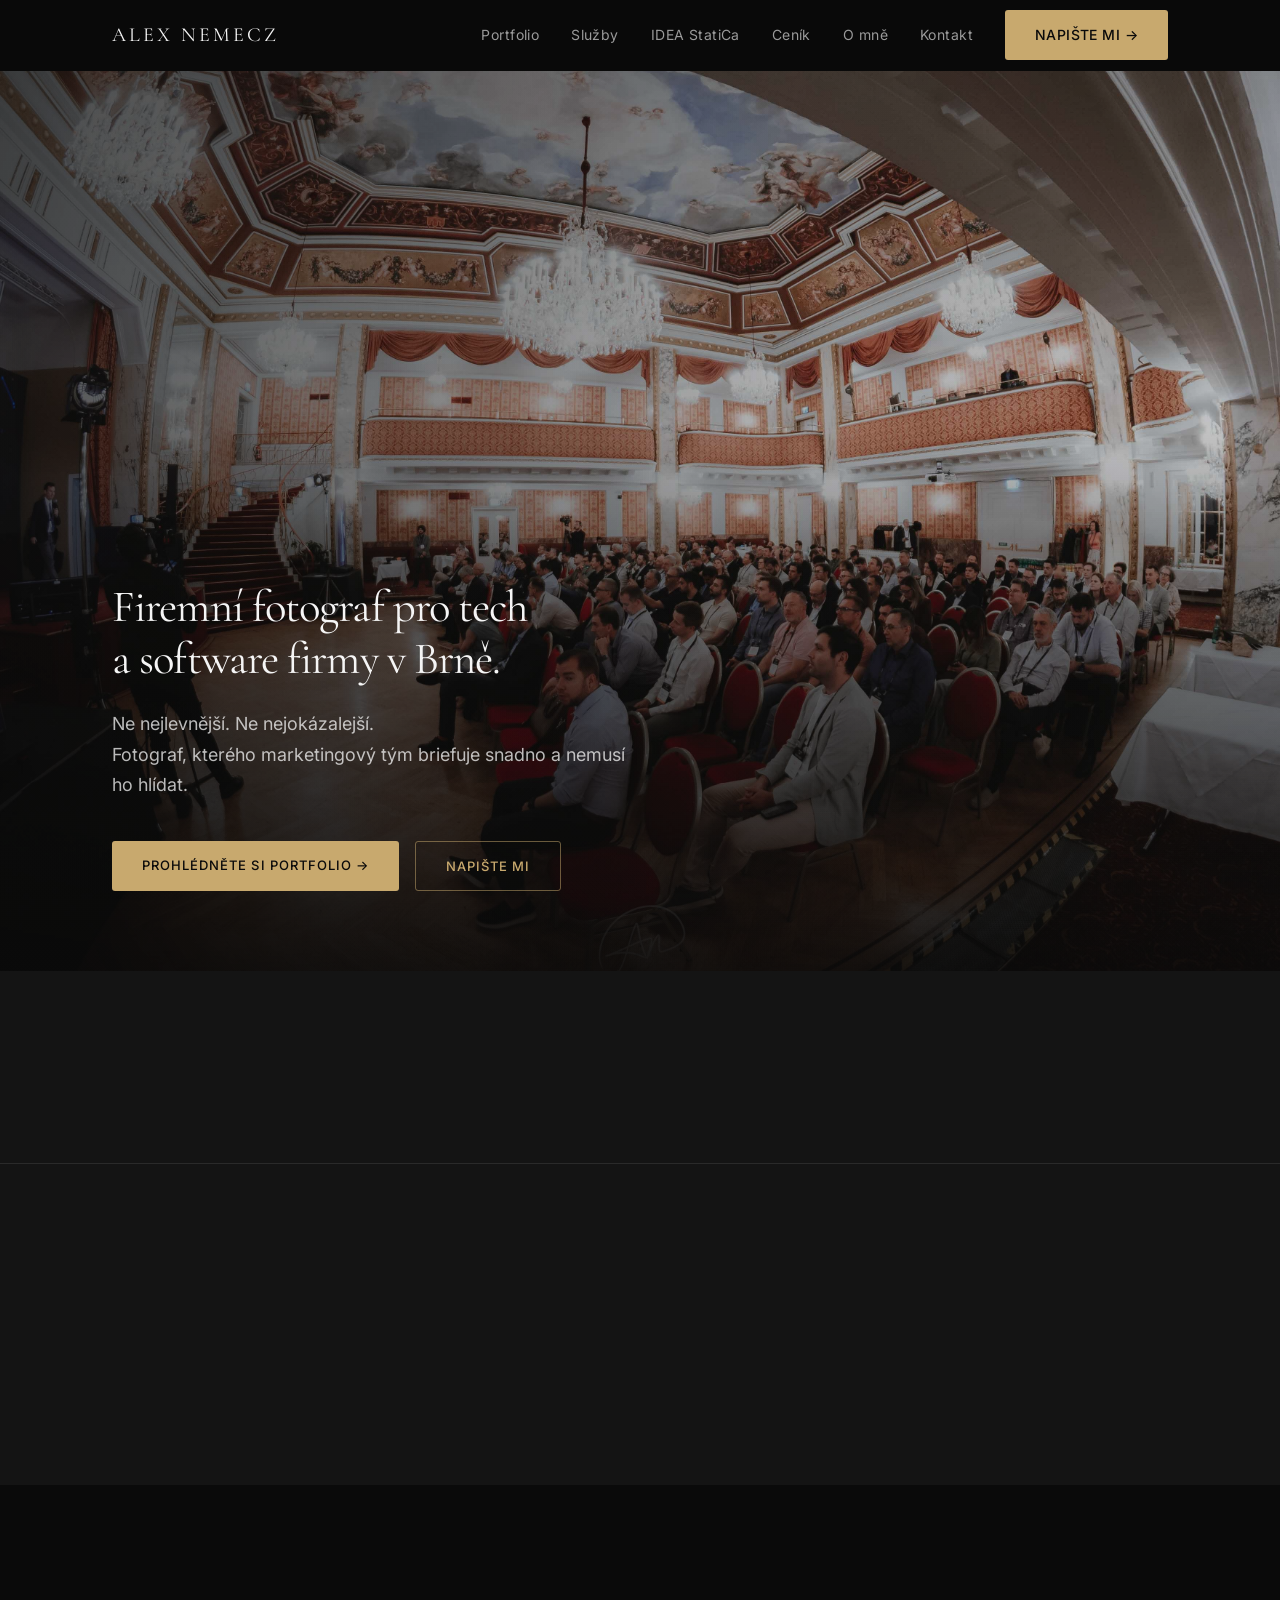
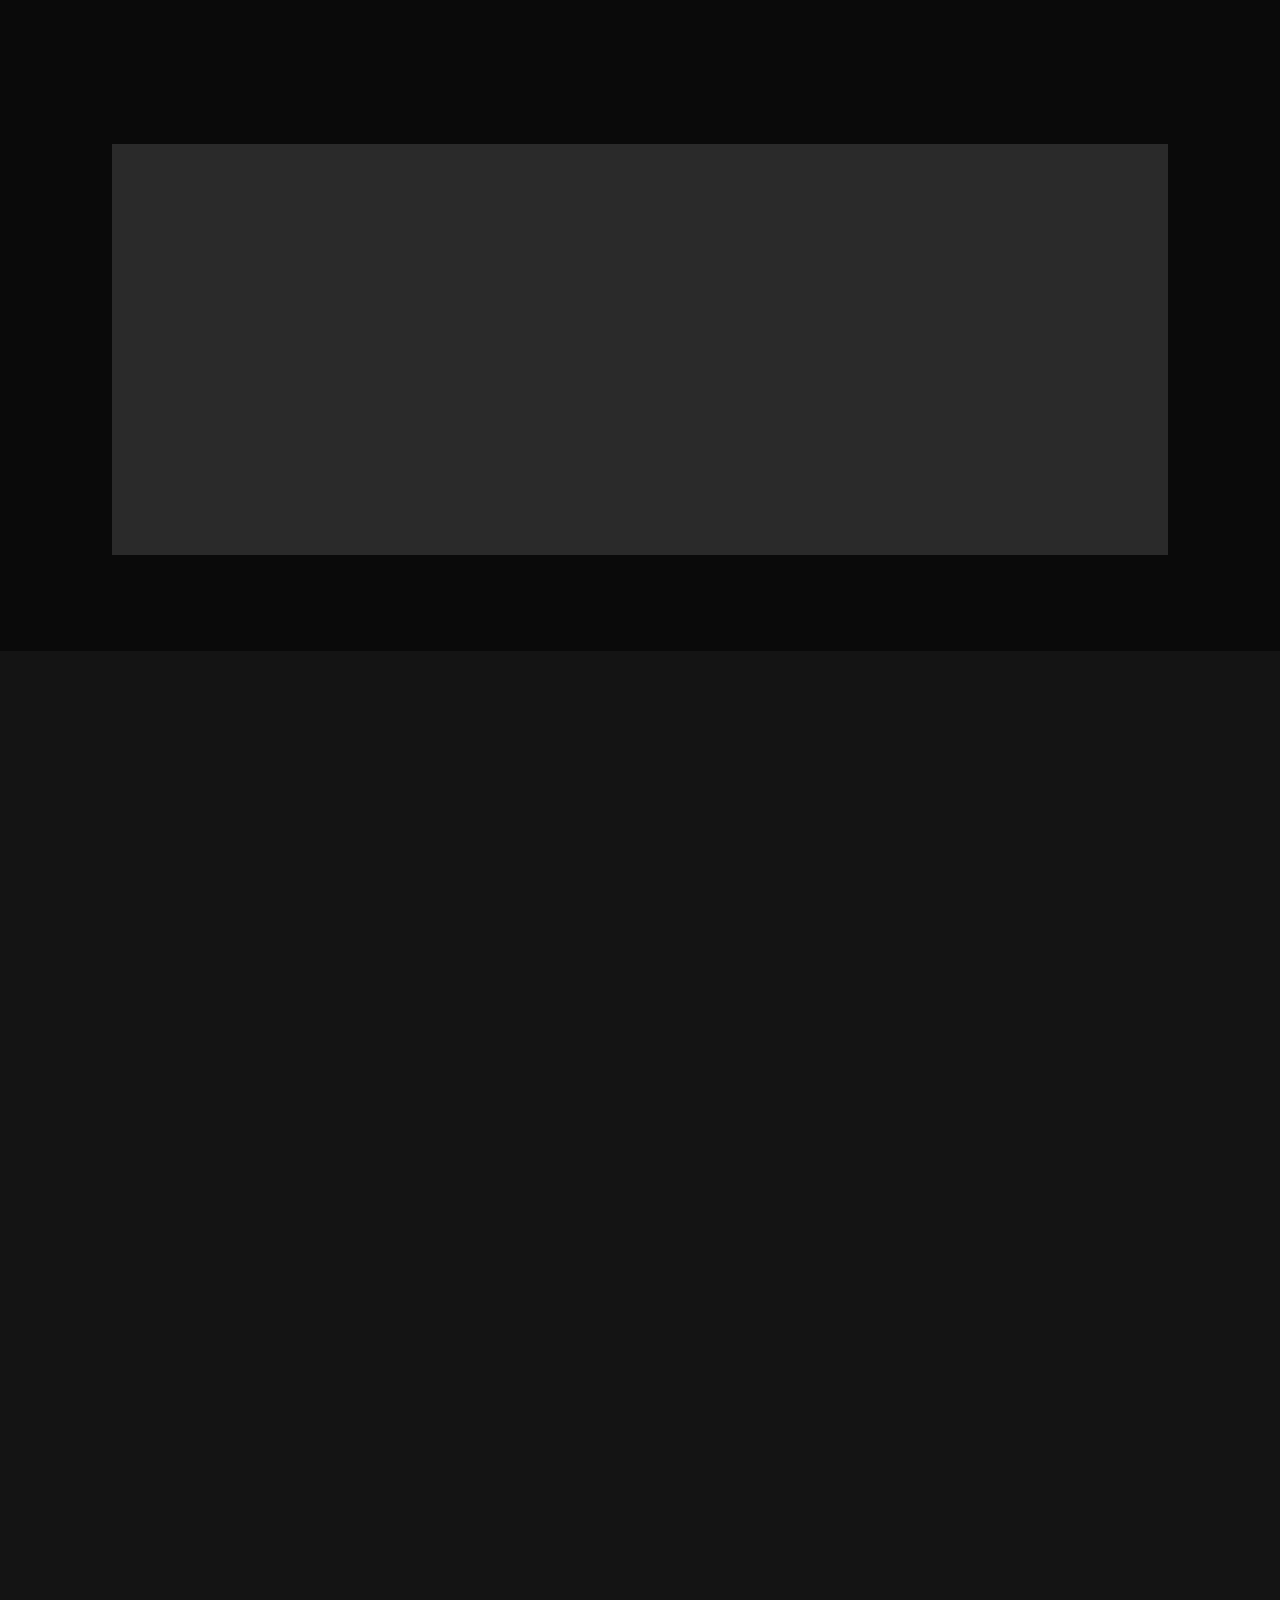
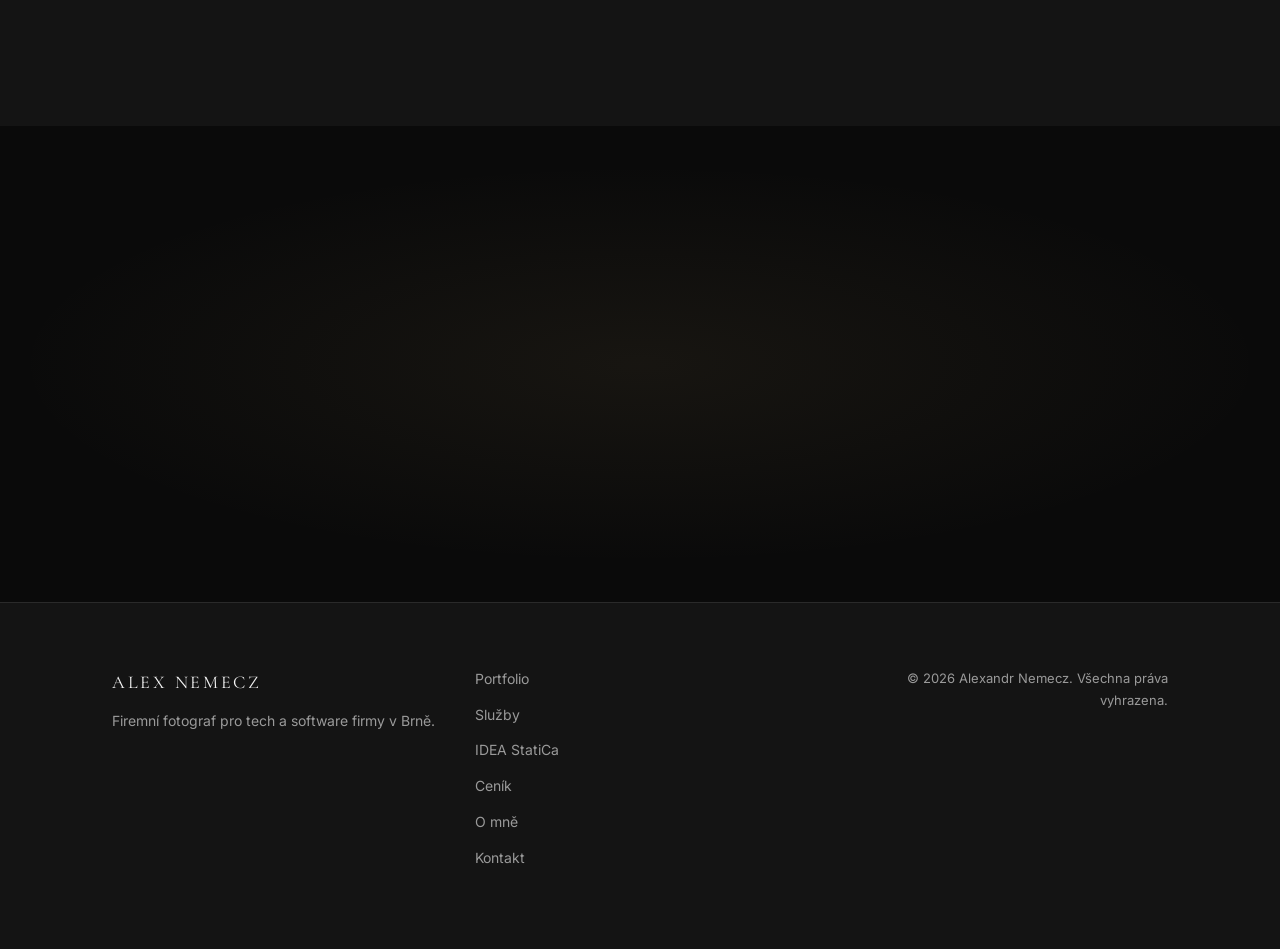
<file: index.html>
<!DOCTYPE html>
<html lang="cs">
<head>
  <meta charset="UTF-8">
  <meta name="viewport" content="width=device-width, initial-scale=1.0">
  <title>Alex Nemecz | Firemní fotograf pro tech firmy v Brně</title>
  <meta name="description" content="Komerční fotografie pro tech a software firmy v Brně. Konference, produktové launche, employer branding. Dodání do 48 hodin.">
  <meta name="robots" content="index, follow">
  <link rel="canonical" href="https://alexnemphoto.cz/">

  <meta property="og:type" content="website">
  <meta property="og:title" content="Alex Nemecz | Firemní fotograf pro tech firmy v Brně">
  <meta property="og:description" content="Komerční fotografie pro tech a software firmy v Brně. Konference, produktové launche, employer branding. Dodání do 48 hodin.">
  <meta property="og:url" content="https://alexnemphoto.cz/">
  <meta property="og:locale" content="cs_CZ">
  <meta property="og:site_name" content="Alex Nemecz | Firemní fotografie">
  <meta property="og:image" content="https://alexnemphoto.cz/images/hero.jpg">

  <script type="application/ld+json">
  {
    "@context": "https://schema.org",
    "@type": ["LocalBusiness","ProfessionalService"],
    "name": "Alex Nemecz | Firemní fotografie",
    "url": "https://alexnemphoto.cz",
    "description": "Firemní fotograf specializující se na tech a software firmy v Brně. Konference, produktové launche, employer branding. Dodání do 48 hodin.",
    "address": {"@type": "PostalAddress","addressLocality": "Brno","addressRegion": "Jihomoravský kraj","addressCountry": "CZ"},
    "areaServed": {"@type":"GeoCircle","geoMidpoint":{"@type":"GeoCoordinates","latitude":49.1951,"longitude":16.6068},"geoRadius":"50000"},
    "priceRange": "2000 CZK/hod",
    "serviceType": ["Firemní fotografie","Konference","Event fotografie","Employer branding","Portréty"]
  }
  </script>

  <link rel="preconnect" href="https://fonts.googleapis.com">
  <link rel="preconnect" href="https://fonts.gstatic.com" crossorigin>
  <link href="https://fonts.googleapis.com/css2?family=Cormorant+Garamond:ital,wght@0,300;0,400;0,600;1,400&family=Inter:wght@300;400;500;600&display=swap" rel="stylesheet">
  <link rel="stylesheet" href="/style.css">
</head>
<body>

<header class="site-header" id="site-header">
  <div class="container header-inner">
    <a href="/" class="logo">ALEX NEMECZ</a>
    <button class="nav-toggle" aria-label="Menu" aria-expanded="false" id="nav-toggle">
      <span></span><span></span><span></span>
    </button>
    <nav class="nav" id="main-nav">
      <a href="/portfolio">Portfolio</a>
      <a href="/sluzby">Služby</a>
      <a href="/idea-statica">IDEA StatiCa</a>
      <a href="/cenik">Ceník</a>
      <a href="/o-mne">O mně</a>
      <a href="/kontakt">Kontakt</a>
      <a href="/kontakt" class="btn btn-primary nav-cta">Napište mi →</a>
    </nav>
  </div>
</header>

<main>

  <!-- HERO -->
  <section class="hero">
    <div class="hero-bg">
      <img src="/images/hero.jpg" alt="IDEA StatiCa Partner Summit, konferenční sál s účastníky" loading="eager" fetchpriority="high">
    </div>
    <div class="hero-overlay"></div>
    <div class="container hero-container">
      <div class="hero-content">
        <h1>Firemní fotograf pro tech<br>a software firmy v Brně.</h1>
        <p class="hero-sub">Ne nejlevnější. Ne nejokázalejší.<br>Fotograf, kterého marketingový tým briefuje snadno a nemusí ho hlídat.</p>
        <div class="hero-ctas">
          <a href="/portfolio" class="btn btn-primary">Prohlédněte si portfolio →</a>
          <a href="/kontakt" class="btn btn-ghost">Napište mi</a>
        </div>
      </div>
    </div>
  </section>

  <!-- STATS STRIP -->
  <div class="stats-strip">
    <div class="container">
      <div class="stats-inner">
        <div class="stat-item" data-animate>
          <span class="stat-number">18</span>
          <span class="stat-label" style="text-transform:none;letter-spacing:0.06em">měsíců s IDEA&nbsp;StatiCa</span>
        </div>
        <div class="stat-item" data-animate data-delay="1">
          <span class="stat-number">150</span>
          <span class="stat-label">zemí světa</span>
        </div>
        <div class="stat-item" data-animate data-delay="2">
          <span class="stat-number">48h</span>
          <span class="stat-label">dodání editovaných assetů</span>
        </div>
        <div class="stat-item" data-animate data-delay="3">
          <span class="stat-number">50 km</span>
          <span class="stat-label">od Brna bezplatně</span>
        </div>
      </div>
    </div>
  </div>

  <!-- PROBLEM STRIP -->
  <div class="problem-strip">
    <div class="container problem-cols">
      <p class="problem-bold" data-animate>Brněnské tech firmy stavějí světové produkty. Ale na webu mohou vypadat amatérsky.</p>
      <div class="problem-body" data-animate data-delay="1">
        <p>Slabé fotky na týmové stránce, LinkedIn screenshoty místo profesionálních portrétů, eventy bez dokumentace. Zatímco produkt překonává konkurenci, vizuální prezentace firmy zaostává.</p>
        <p class="problem-coda">Já to měním.</p>
      </div>
    </div>
  </div>

  <!-- SERVICES -->
  <section class="services-section">
    <div class="container">
      <div class="section-header" data-animate>
        <div>
          <span class="section-label">Co fotografuji</span>
          <h2>Oblasti práce</h2>
        </div>
        <a href="/sluzby" class="section-link">Zobrazit všechny služby →</a>
      </div>
      <div class="services-grid">
        <div class="service-card" data-animate>
          <p class="service-num">01</p>
          <h3>Konference a eventy</h3>
          <p>Keynotes, panely, networking: vše zdokumentované, editované do 48 hodin. Přijdu připraven, shot list dohodnutý předem.</p>
        </div>
        <div class="service-card" data-animate data-delay="1">
          <p class="service-num">02</p>
          <h3>Produktové launche a kampaně</h3>
          <p>Vizuály pro release, landing pages a social kampaně. Vím, že fotky jdou rovnou do sales decku, a fotografuji s tím vědomím.</p>
        </div>
        <div class="service-card" data-animate data-delay="2">
          <p class="service-num">03</p>
          <h3>Employer branding</h3>
          <p>Autentické záběry týmu a pracovního prostředí pro recruitingové materiály a kariérní stránky. Bez přetvářky.</p>
        </div>
        <div class="service-card" data-animate data-delay="3">
          <p class="service-num">04</p>
          <h3>Portréty a marketingové podklady</h3>
          <p>Headshoty, thought leadership, sales decky: konzultativní přístup, ne jen stisk spouště. Dodání do 48 hodin.</p>
        </div>
      </div>
    </div>
  </section>

  <!-- CASE STUDY -->
  <section class="case-study-block">
    <div class="container">
      <div class="case-study-inner">
        <div class="case-study-text" data-animate>
          <span class="section-label case-study-eyebrow">Případová studie</span>
          <h2>18 měsíců s IDEA StatiCa</h2>
          <p>IDEA StatiCa je brněnská softwarová firma, která prodává svůj produkt v 150 zemích světa. Jako jejich stálý fotograf jsem dokumentoval partnerské summity, konference, produktové eventy a mezinárodní kampaně, vždy konzultativně, vždy s pochopením toho, co jejich marketingový tým skutečně potřebuje.</p>
          <p>Výsledek? Vizuály, které obstojí v Londýně, Berlíně i San Franciscu.</p>
          <a href="/idea-statica" class="btn btn-ghost">Přečíst případovou studii →</a>
        </div>
        <div class="case-study-images" data-animate data-delay="2">
          <div class="case-study-img">
            <img src="/images/idea-01.jpg" alt="IDEA StatiCa Partner Summit 2025, skupinová fotografie v slavnostním sálu" loading="lazy">
          </div>
          <div class="case-study-img">
            <img src="/images/idea-02.jpg" alt="IDEA StatiCa Q&A zóna na Partner Summitu" loading="lazy">
          </div>
        </div>
      </div>
    </div>
  </section>

  <!-- PORTFOLIO PREVIEW -->
  <section class="portfolio-section">
    <div class="container">
      <div class="section-header" data-animate>
        <h2>Portfolio</h2>
        <a href="/portfolio" class="section-link">Zobrazit celé portfolio →</a>
      </div>
      <div class="portfolio-grid">
        <a href="/portfolio" class="portfolio-tile" data-animate>
          <img src="/images/konference-01.jpg" alt="IDEA StatiCa Partner Summit 2025, skupinová fotografie" loading="lazy">
          <span class="tile-label">Konference</span>
        </a>
        <a href="/portfolio" class="portfolio-tile" data-animate data-delay="1">
          <img src="/images/launch-01.jpg" alt="Přednášející na pódiu s prezentací" loading="lazy">
          <span class="tile-label">Produktový launch</span>
        </a>
        <a href="/portfolio" class="portfolio-tile" data-animate data-delay="2">
          <img src="/images/employer-01.jpg" alt="Týmová schůzka v kancelářském prostředí" loading="lazy">
          <span class="tile-label">Employer branding</span>
        </a>
        <a href="/portfolio" class="portfolio-tile" data-animate data-delay="1">
          <img src="/images/portret-01.jpg" alt="Přednášející u stolu s laptopem" loading="lazy">
          <span class="tile-label">Portréty</span>
        </a>
        <a href="/portfolio" class="portfolio-tile" data-animate data-delay="2">
          <img src="/images/konference-02.jpg" alt="Panelová diskuze na konferenci Summit 2026" loading="lazy">
          <span class="tile-label">Konference</span>
        </a>
        <a href="/portfolio" class="portfolio-tile" data-animate data-delay="3">
          <img src="/images/launch-02.jpg" alt="Networkingová večeře s přípitkem" loading="lazy">
          <span class="tile-label">Event</span>
        </a>
      </div>
    </div>
  </section>

  <!-- WHY -->
  <section class="why-section">
    <div class="container">
      <h2 data-animate>Proč já</h2>
      <div class="why-grid">
        <div class="why-card" data-animate>
          <span class="why-card-num">01</span>
          <h3>Rozumím vašemu světu</h3>
          <p>Produktové launche, developer konference, sales enablement: nepotřebuji vysvětlovat, co je SaaS nebo B2B kampaň. Mluvíme stejným jazykem od prvního briefu.</p>
        </div>
        <div class="why-card" data-animate data-delay="1">
          <span class="why-card-num">02</span>
          <h3>Doručím do 48 hodin</h3>
          <p>Editované assety do dvou pracovních dnů od focení. Váš content calendar nečeká, a 48 hodin není příslib, je to standard.</p>
        </div>
        <div class="why-card" data-animate data-delay="2">
          <span class="why-card-num">03</span>
          <h3>Konzultativní přístup</h3>
          <p>Nepřijdu jen s fotoaparátem. Přijdu s doporučeními: co by mělo být na shot listu a proč. Vy řídíte obsah, já přijdu připraven.</p>
        </div>
      </div>
    </div>
  </section>

  <!-- CTA -->
  <section class="cta-section">
    <div class="container">
      <h2 data-animate>Připravujete konferenci nebo launch?</h2>
      <p data-animate data-delay="1">Napište mi, odpovím do jednoho pracovního dne.</p>
      <a href="/kontakt" class="btn btn-primary" data-animate data-delay="2">Napište mi →</a>
    </div>
  </section>

</main>

<footer class="site-footer">
  <div class="container footer-inner">
    <div class="footer-brand">
      <div class="footer-logo">ALEX NEMECZ</div>
      <p>Firemní fotograf pro tech a software firmy v Brně.</p>
    </div>
    <nav class="footer-nav">
      <a href="/portfolio">Portfolio</a>
      <a href="/sluzby">Služby</a>
      <a href="/idea-statica">IDEA StatiCa</a>
      <a href="/cenik">Ceník</a>
      <a href="/o-mne">O mně</a>
      <a href="/kontakt">Kontakt</a>
    </nav>
    <div class="footer-copy">
      <p>© 2026 Alexandr Nemecz. Všechna práva vyhrazena.</p>
    </div>
  </div>
</footer>

<script>
// Mobile navigation
const toggle = document.getElementById('nav-toggle');
const nav = document.getElementById('main-nav');
toggle.addEventListener('click', function() {
  const open = nav.classList.toggle('nav--open');
  toggle.classList.toggle('is-active', open);
  toggle.setAttribute('aria-expanded', open);
});

// Header: show border on scroll
const header = document.getElementById('site-header');
window.addEventListener('scroll', function() {
  header.classList.toggle('header--scrolled', window.scrollY > 40);
}, { passive: true });

// Scroll reveal — toggles every time element enters/leaves viewport
const animateEls = document.querySelectorAll('[data-animate]');
if ('IntersectionObserver' in window) {
  const observer = new IntersectionObserver(function(entries) {
    entries.forEach(function(entry) {
      entry.target.classList.toggle('is-visible', entry.isIntersecting);
    });
  }, { threshold: 0.12, rootMargin: '0px 0px -40px 0px' });
  animateEls.forEach(function(el) { observer.observe(el); });
} else {
  animateEls.forEach(function(el) { el.classList.add('is-visible'); });
}

// Count-up animation on stat numbers — runs every time they enter the viewport
const statNumbers = document.querySelectorAll('.stat-number');
statNumbers.forEach(function(el) {
  const raw = el.textContent.trim();
  el.dataset.target = parseInt(raw, 10);
  el.dataset.suffix = raw.replace(/^\d+/, '');
  el.textContent = '0' + el.dataset.suffix;
});

function countUp(el) {
  const target = parseInt(el.dataset.target, 10);
  const suffix = el.dataset.suffix || '';
  const duration = 1600;
  const startTime = performance.now();
  if (el._raf) cancelAnimationFrame(el._raf);
  function step(now) {
    const progress = Math.min((now - startTime) / duration, 1);
    const eased = 1 - Math.pow(1 - progress, 3); // ease-out cubic
    el.textContent = Math.round(eased * target) + suffix;
    if (progress < 1) el._raf = requestAnimationFrame(step);
  }
  el._raf = requestAnimationFrame(step);
}

if ('IntersectionObserver' in window) {
  const statObserver = new IntersectionObserver(function(entries) {
    entries.forEach(function(entry) {
      if (entry.isIntersecting) {
        countUp(entry.target);
      } else {
        if (entry.target._raf) cancelAnimationFrame(entry.target._raf);
        entry.target.textContent = '0' + (entry.target.dataset.suffix || '');
      }
    });
  }, { threshold: 0.5 });
  statNumbers.forEach(function(el) { statObserver.observe(el); });
}
</script>

</body>
</html>
</file>
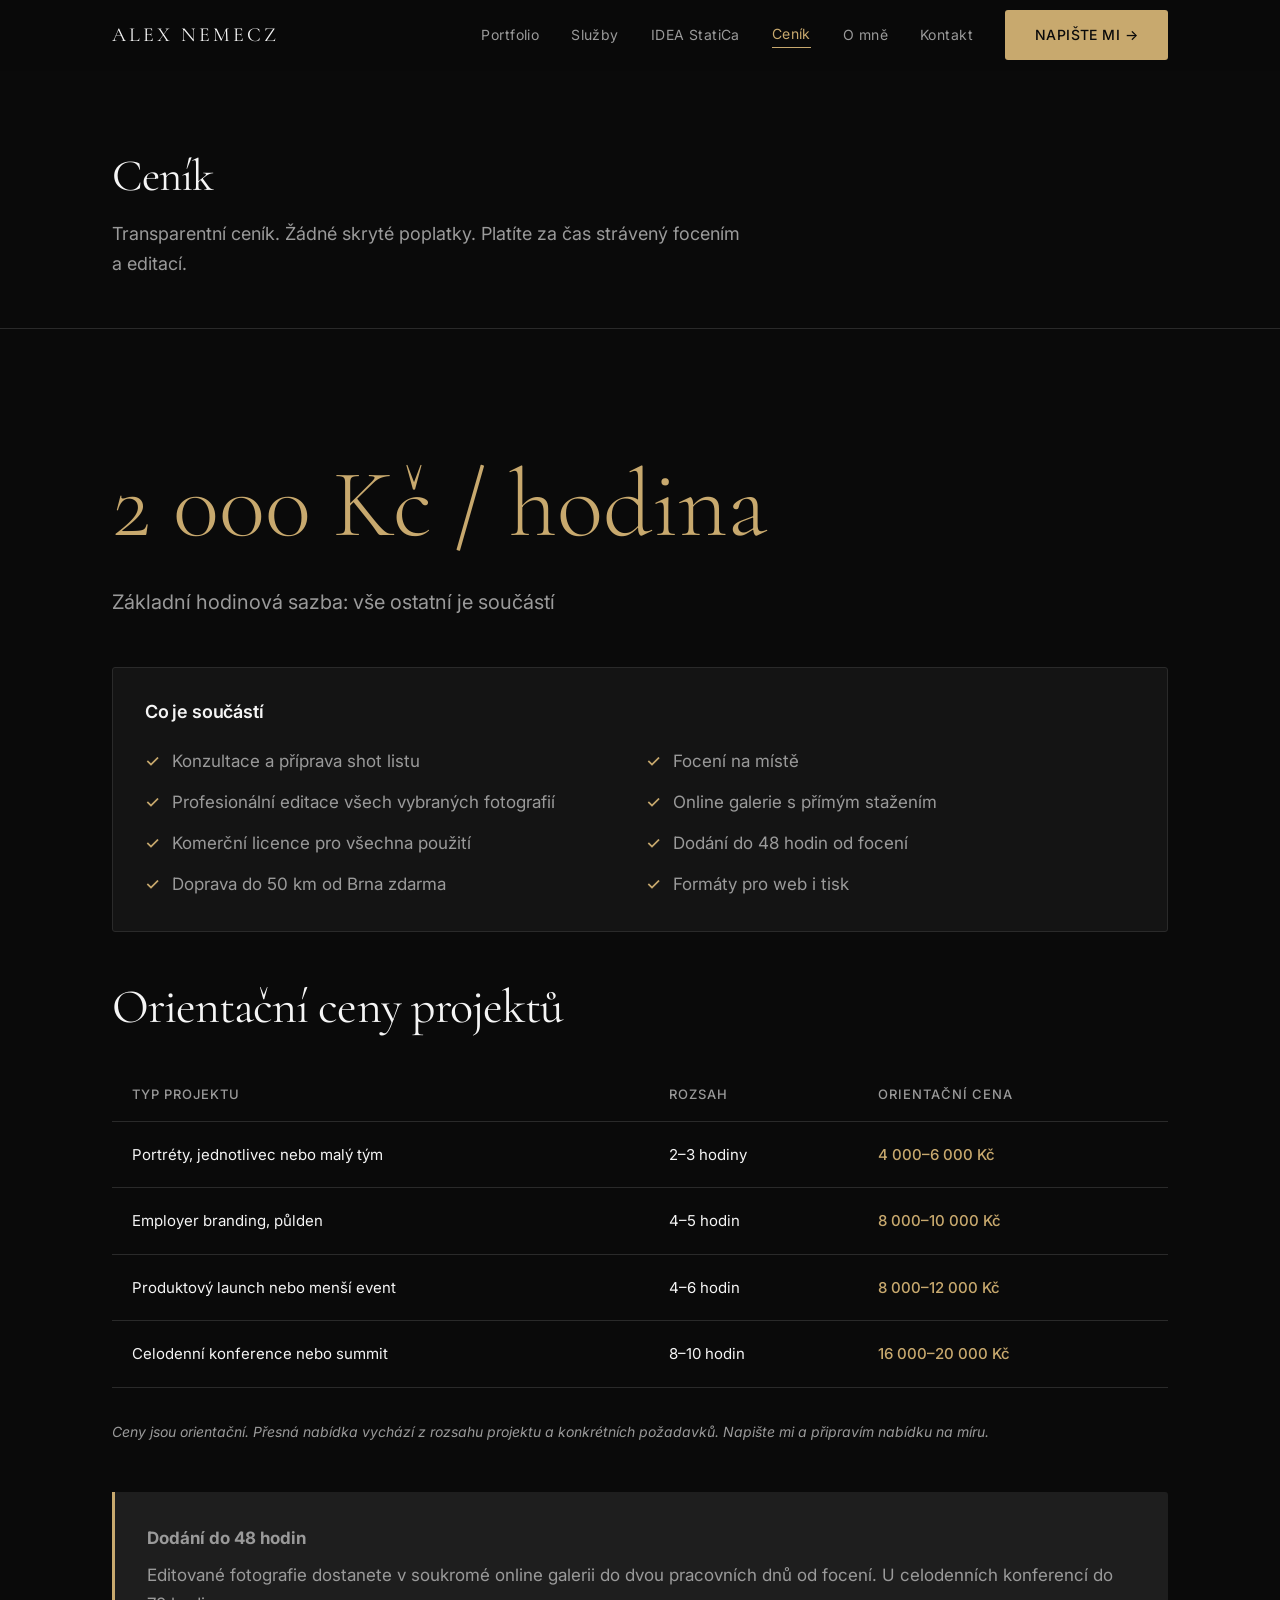
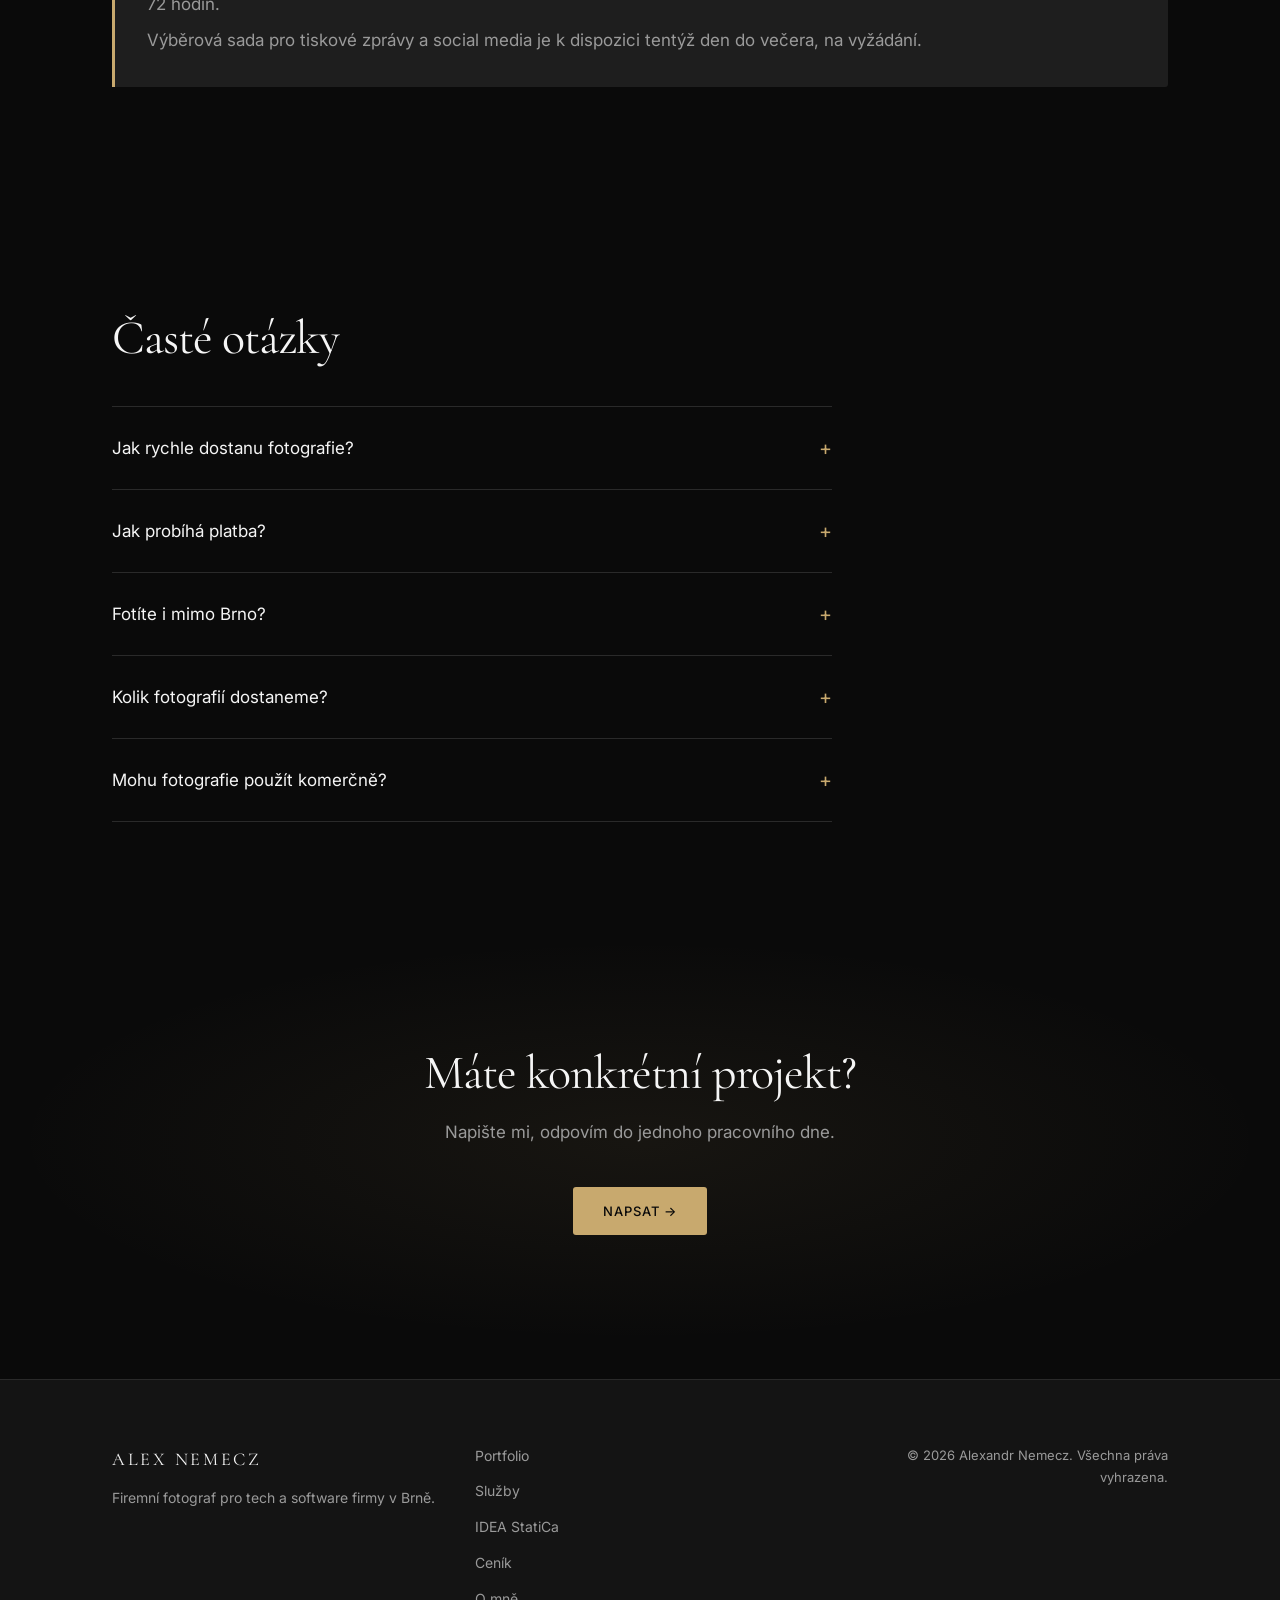
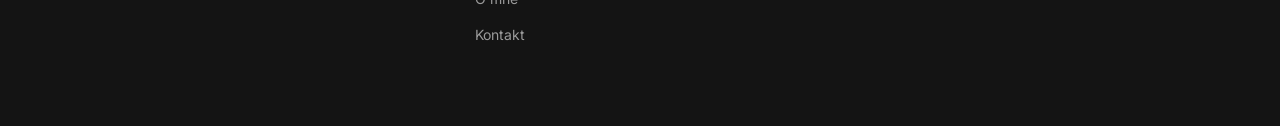
<file: cenik.html>
<!DOCTYPE html>
<html lang="cs">
<head>
  <meta charset="UTF-8">
  <meta name="viewport" content="width=device-width, initial-scale=1.0">
  <title>Ceník | Firemní fotografie Brno | Alex Nemecz</title>
  <meta name="description" content="Transparentní ceník firemní fotografie. 2 000 Kč/hodina. Dodání do 48 hodin. Brno a Jihomoravský kraj.">
  <meta name="robots" content="index, follow">
  <link rel="canonical" href="https://alexnemphoto.cz/cenik">

  <meta property="og:type" content="website">
  <meta property="og:title" content="Ceník | Firemní fotografie Brno | Alex Nemecz">
  <meta property="og:description" content="Transparentní ceník firemní fotografie. 2 000 Kč/hodina. Dodání do 48 hodin. Brno a Jihomoravský kraj.">
  <meta property="og:url" content="https://alexnemphoto.cz/cenik">
  <meta property="og:locale" content="cs_CZ">

  <script type="application/ld+json">
  {
    "@context": "https://schema.org",
    "@type": "FAQPage",
    "mainEntity": [
      {
        "@type": "Question",
        "name": "Jak rychle dostanu fotografie?",
        "acceptedAnswer": {
          "@type": "Answer",
          "text": "Editované fotografie dodávám do 48 hodin od focení. U rozsáhlejších eventů (celodenní konference) do 72 hodin."
        }
      },
      {
        "@type": "Question",
        "name": "Jak probíhá platba?",
        "acceptedAnswer": {
          "@type": "Answer",
          "text": "Fakturuji na základě počtu odpracovaných hodin. Platbu a podmínky domluvíme individuálně."
        }
      },
      {
        "@type": "Question",
        "name": "Fotíte i mimo Brno?",
        "acceptedAnswer": {
          "@type": "Answer",
          "text": "Ano. Doprava do 50 km od Brna je zdarma. Nad 50 km účtuji cestovní náklady dle dohody."
        }
      },
      {
        "@type": "Question",
        "name": "Kolik fotografií dostaneme?",
        "acceptedAnswer": {
          "@type": "Answer",
          "text": "Počet finálních fotografií závisí na délce focení a povaze akce. Z celodenní konference typicky 200–400 editovaných fotografií."
        }
      },
      {
        "@type": "Question",
        "name": "Mohu fotografie použít komerčně?",
        "acceptedAnswer": {
          "@type": "Answer",
          "text": "Ano. Licence pro komerční použití je součástí každé zakázky: web, social media, tisk, interní materiály."
        }
      }
    ]
  }
  </script>

  <link rel="preconnect" href="https://fonts.googleapis.com">
  <link rel="preconnect" href="https://fonts.gstatic.com" crossorigin>
  <link href="https://fonts.googleapis.com/css2?family=Cormorant+Garamond:wght@300;400;600&family=Inter:wght@300;400;500&display=swap" rel="stylesheet">
  <link rel="stylesheet" href="/style.css">
</head>
<body data-page="cenik">

<header class="site-header">
  <div class="container header-inner">
    <a href="/" class="logo">ALEX NEMECZ</a>
    <button class="nav-toggle" aria-label="Menu" aria-expanded="false">
      <span></span><span></span><span></span>
    </button>
    <nav class="nav" id="main-nav">
      <a href="/portfolio">Portfolio</a>
      <a href="/sluzby">Služby</a>
      <a href="/idea-statica">IDEA StatiCa</a>
      <a href="/cenik">Ceník</a>
      <a href="/o-mne">O mně</a>
      <a href="/kontakt">Kontakt</a>
      <a href="/kontakt" class="btn btn-primary nav-cta">Napište mi →</a>
    </nav>
  </div>
</header>

<main>

  <section class="page-header">
    <div class="container">
      <h1>Ceník</h1>
      <p>Transparentní ceník. Žádné skryté poplatky. Platíte za čas strávený focením a editací.</p>
    </div>
  </section>

  <section class="section">
    <div class="container">

      <div class="rate-display">2 000 Kč / hodina</div>
      <div class="rate-unit">Základní hodinová sazba: vše ostatní je součástí</div>

      <div class="included-box">
        <h3>Co je součástí</h3>
        <ul class="included-list">
          <li>Konzultace a příprava shot listu</li>
          <li>Focení na místě</li>
          <li>Profesionální editace všech vybraných fotografií</li>
          <li>Online galerie s přímým stažením</li>
          <li>Komerční licence pro všechna použití</li>
          <li>Dodání do 48 hodin od focení</li>
          <li>Doprava do 50 km od Brna zdarma</li>
          <li>Formáty pro web i tisk</li>
        </ul>
      </div>

      <h2>Orientační ceny projektů</h2>
      <table class="pricing-table">
        <thead>
          <tr>
            <th>Typ projektu</th>
            <th>Rozsah</th>
            <th>Orientační cena</th>
          </tr>
        </thead>
        <tbody>
          <tr>
            <td>Portréty, jednotlivec nebo malý tým</td>
            <td>2–3 hodiny</td>
            <td>4 000–6 000 Kč</td>
          </tr>
          <tr>
            <td>Employer branding, půlden</td>
            <td>4–5 hodin</td>
            <td>8 000–10 000 Kč</td>
          </tr>
          <tr>
            <td>Produktový launch nebo menší event</td>
            <td>4–6 hodin</td>
            <td>8 000–12 000 Kč</td>
          </tr>
          <tr>
            <td>Celodenní konference nebo summit</td>
            <td>8–10 hodin</td>
            <td>16 000–20 000 Kč</td>
          </tr>
        </tbody>
      </table>
      <p class="table-note">Ceny jsou orientační. Přesná nabídka vychází z rozsahu projektu a konkrétních požadavků. Napište mi a připravím nabídku na míru.</p>

      <div class="delivery-box">
        <p><strong>Dodání do 48 hodin</strong></p>
        <p>Editované fotografie dostanete v soukromé online galerii do dvou pracovních dnů od focení. U celodenních konferencí do 72 hodin.</p>
        <p>Výběrová sada pro tiskové zprávy a social media je k dispozici tentýž den do večera, na vyžádání.</p>
      </div>

    </div>
  </section>

  <section class="faq-section">
    <div class="container">
      <h2>Časté otázky</h2>
      <div class="faq-list">

        <details>
          <summary>Jak rychle dostanu fotografie?</summary>
          <div class="faq-answer">Editované fotografie dodávám do 48 hodin od focení. U rozsáhlejších eventů (celodenní konference) do 72 hodin. Pokud potřebujete výběrovou sadu pro press release nebo social media ještě tentýž den, domluvíme se na tom předem.</div>
        </details>

        <details>
          <summary>Jak probíhá platba?</summary>
          <div class="faq-answer">Fakturuji na základě počtu odpracovaných hodin. Platba převodem nebo hotovostí, podmínky domluvíme individuálně.</div>
        </details>

        <details>
          <summary>Fotíte i mimo Brno?</summary>
          <div class="faq-answer">Ano. Doprava do 50 km od Brna je zdarma. Nad 50 km účtuji cestovní náklady dle dohody. Pro vzdálenější projekty (Praha, zahraničí) domluvíme podmínky individuálně.</div>
        </details>

        <details>
          <summary>Kolik fotografií dostaneme?</summary>
          <div class="faq-answer">Počet finálních fotografií závisí na délce focení a povaze akce. Z celodenní konference typicky 200–400 editovaných fotografií. Z 2–3hodinového portrétu 40–80 fotografií. Vždy dodávám všechny technicky povedené záběry, nedodávám jen "highlight" sadu, pokud se na tom výslovně nedohodneme.</div>
        </details>

        <details>
          <summary>Mohu fotografie použít komerčně?</summary>
          <div class="faq-answer">Ano. Licence pro komerční použití je součástí každé zakázky bez příplatku. Fotografie můžete použít pro web, social media, tisk, interní materiály, PR a marketing. Licence je pro vaši firmu neexkluzivní a časově neomezená.</div>
        </details>

      </div>
    </div>
  </section>

  <section class="cta-section">
    <div class="container">
      <h2>Máte konkrétní projekt?</h2>
      <p>Napište mi, odpovím do jednoho pracovního dne.</p>
      <a href="/kontakt" class="btn btn-primary">Napsat →</a>
    </div>
  </section>

</main>

<footer class="site-footer">
  <div class="container footer-inner">
    <div class="footer-brand">
      <div class="footer-logo">ALEX NEMECZ</div>
      <p>Firemní fotograf pro tech a software firmy v Brně.</p>
    </div>
    <nav class="footer-nav">
      <a href="/portfolio">Portfolio</a>
      <a href="/sluzby">Služby</a>
      <a href="/idea-statica">IDEA StatiCa</a>
      <a href="/cenik">Ceník</a>
      <a href="/o-mne">O mně</a>
      <a href="/kontakt">Kontakt</a>
    </nav>
    <div class="footer-copy">
      <p>© 2026 Alexandr Nemecz. Všechna práva vyhrazena.</p>
    </div>
  </div>
</footer>

<script>
const toggle = document.querySelector('.nav-toggle');
const nav = document.getElementById('main-nav');
toggle.addEventListener('click', function() {
  const open = nav.classList.toggle('nav--open');
  toggle.setAttribute('aria-expanded', open);
});
</script>

</body>
</html>
</file>
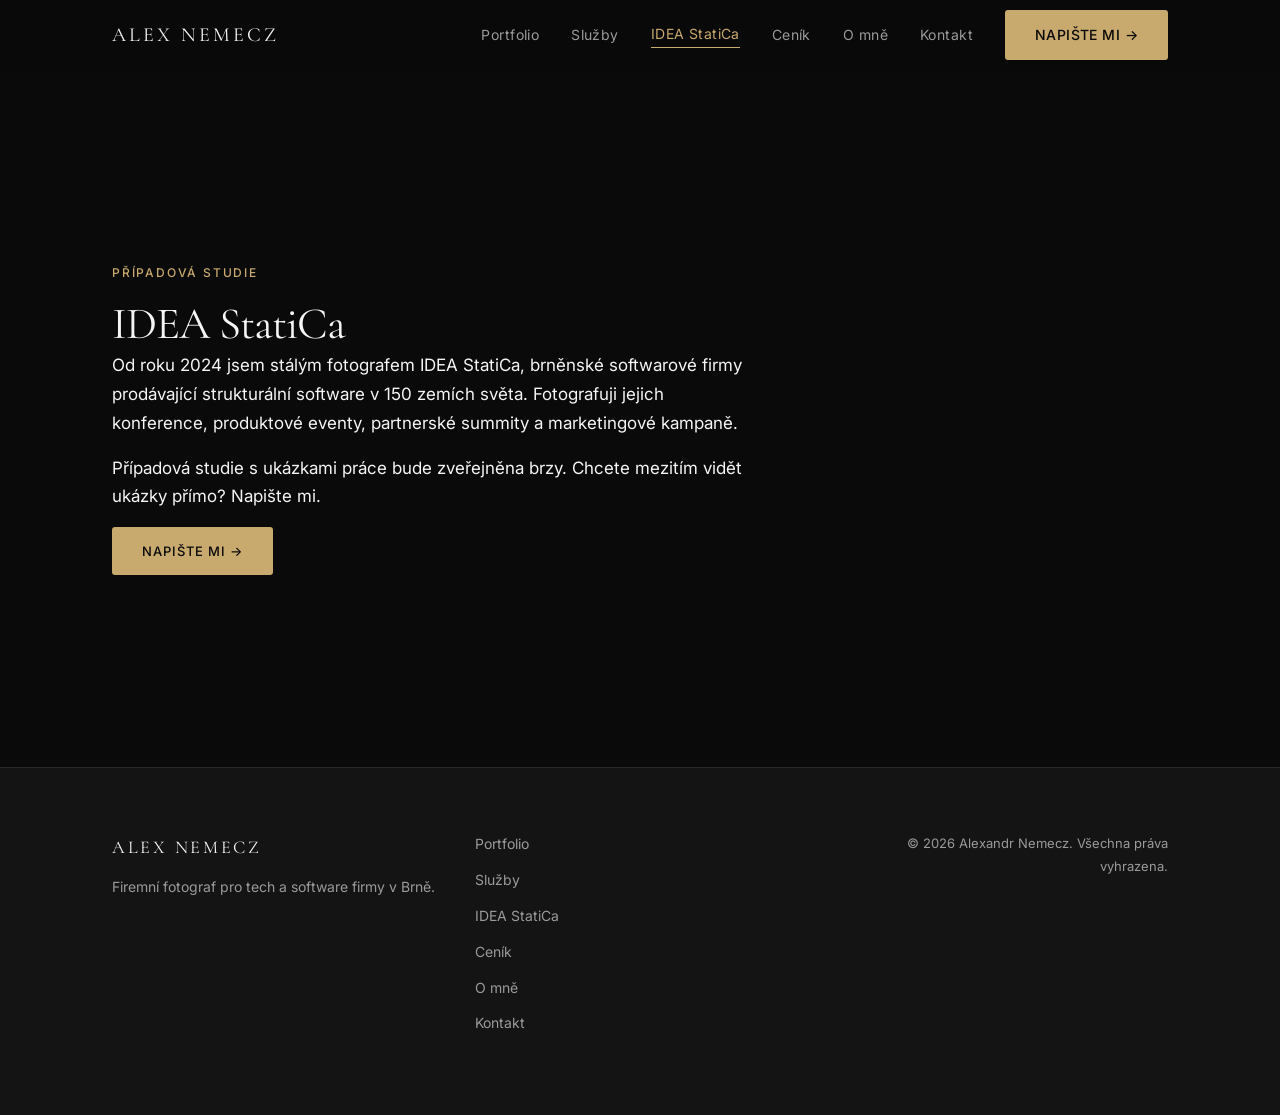
<file: idea-statica.html>
<!DOCTYPE html>
<html lang="cs">
<head>
  <meta charset="UTF-8">
  <meta name="viewport" content="width=device-width, initial-scale=1.0">
  <title>IDEA StatiCa | Případová studie | Alex Nemecz</title>
  <meta name="description" content="18 měsíců jako stálý fotograf IDEA StatiCa. Konference, partner summity, mezinárodní kampaně.">
  <meta name="robots" content="index, follow">
  <link rel="canonical" href="https://alexnemphoto.cz/idea-statica">

  <meta property="og:type" content="website">
  <meta property="og:title" content="IDEA StatiCa | Případová studie | Alex Nemecz">
  <meta property="og:description" content="18 měsíců jako stálý fotograf IDEA StatiCa. Konference, partner summity, mezinárodní kampaně.">
  <meta property="og:url" content="https://alexnemphoto.cz/idea-statica">
  <meta property="og:locale" content="cs_CZ">

  <link rel="preconnect" href="https://fonts.googleapis.com">
  <link rel="preconnect" href="https://fonts.gstatic.com" crossorigin>
  <link href="https://fonts.googleapis.com/css2?family=Cormorant+Garamond:wght@300;400;600&family=Inter:wght@300;400;500&display=swap" rel="stylesheet">
  <link rel="stylesheet" href="/style.css">
</head>
<body data-page="idea-statica">

<header class="site-header">
  <div class="container header-inner">
    <a href="/" class="logo">ALEX NEMECZ</a>
    <button class="nav-toggle" aria-label="Menu" aria-expanded="false">
      <span></span><span></span><span></span>
    </button>
    <nav class="nav" id="main-nav">
      <a href="/portfolio">Portfolio</a>
      <a href="/sluzby">Služby</a>
      <a href="/idea-statica">IDEA StatiCa</a>
      <a href="/cenik">Ceník</a>
      <a href="/o-mne">O mně</a>
      <a href="/kontakt">Kontakt</a>
      <a href="/kontakt" class="btn btn-primary nav-cta">Napište mi →</a>
    </nav>
  </div>
</header>

<main>

  <!-- TODO: Replace with full case study once IDEA StatiCa permission confirmed -->
  <section class="section">
    <div class="container">
      <div class="placeholder-page">
        <span class="section-label">Případová studie</span>
        <h1>IDEA StatiCa</h1>
        <p>Od roku 2024 jsem stálým fotografem IDEA StatiCa, brněnské softwarové firmy prodávající strukturální software v 150 zemích světa. Fotografuji jejich konference, produktové eventy, partnerské summity a marketingové kampaně.</p>
        <p>Případová studie s ukázkami práce bude zveřejněna brzy. Chcete mezitím vidět ukázky přímo? Napište mi.</p>
        <a href="/kontakt" class="btn btn-primary">Napište mi →</a>
      </div>
    </div>
  </section>

</main>

<footer class="site-footer">
  <div class="container footer-inner">
    <div class="footer-brand">
      <div class="footer-logo">ALEX NEMECZ</div>
      <p>Firemní fotograf pro tech a software firmy v Brně.</p>
    </div>
    <nav class="footer-nav">
      <a href="/portfolio">Portfolio</a>
      <a href="/sluzby">Služby</a>
      <a href="/idea-statica">IDEA StatiCa</a>
      <a href="/cenik">Ceník</a>
      <a href="/o-mne">O mně</a>
      <a href="/kontakt">Kontakt</a>
    </nav>
    <div class="footer-copy">
      <p>© 2026 Alexandr Nemecz. Všechna práva vyhrazena.</p>
    </div>
  </div>
</footer>

<script>
const toggle = document.querySelector('.nav-toggle');
const nav = document.getElementById('main-nav');
toggle.addEventListener('click', function() {
  const open = nav.classList.toggle('nav--open');
  toggle.setAttribute('aria-expanded', open);
});
</script>

</body>
</html>
</file>
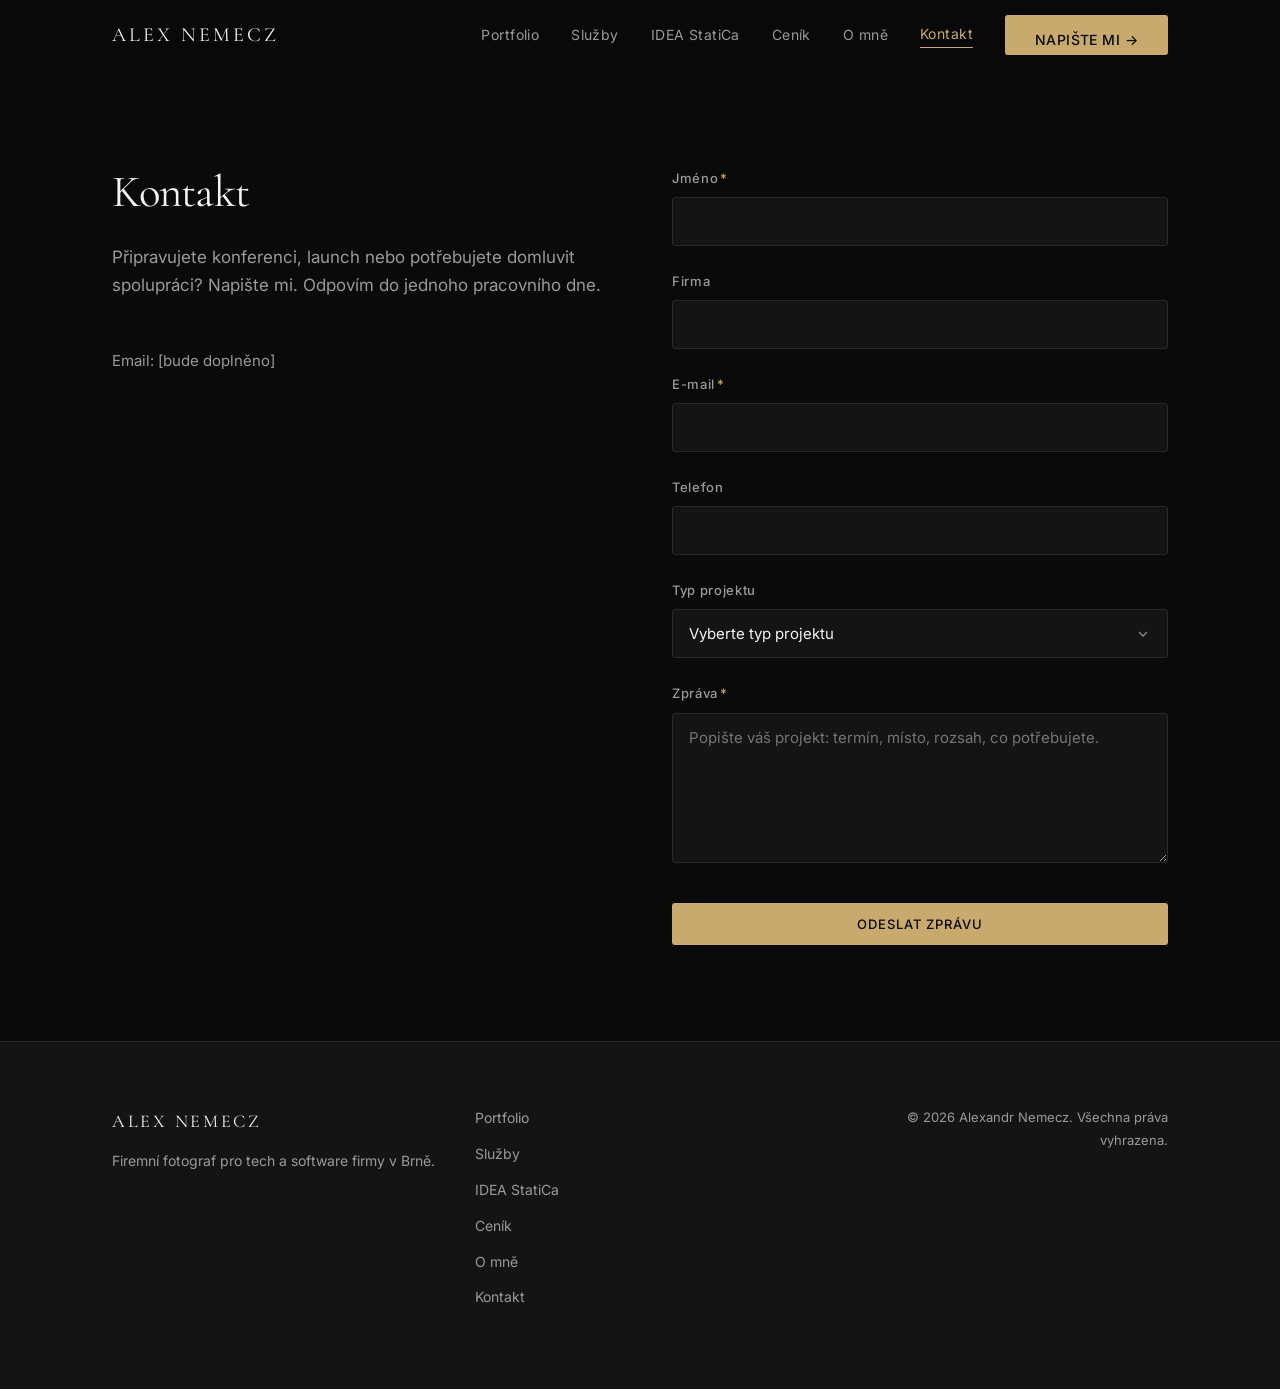
<file: kontakt.html>
<!DOCTYPE html>
<html lang="cs">
<head>
  <meta charset="UTF-8">
  <meta name="viewport" content="width=device-width, initial-scale=1.0">
  <title>Kontakt | Alex Nemecz, Firemní fotograf Brno</title>
  <meta name="description" content="Napište mi, odpovím do jednoho pracovního dne. Konference, launche, employer branding v Brně.">
  <meta name="robots" content="index, follow">
  <link rel="canonical" href="https://alexnemphoto.cz/kontakt">

  <meta property="og:type" content="website">
  <meta property="og:title" content="Kontakt | Alex Nemecz, Firemní fotograf Brno">
  <meta property="og:description" content="Napište mi, odpovím do jednoho pracovního dne. Konference, launche, employer branding v Brně.">
  <meta property="og:url" content="https://alexnemphoto.cz/kontakt">
  <meta property="og:locale" content="cs_CZ">

  <link rel="preconnect" href="https://fonts.googleapis.com">
  <link rel="preconnect" href="https://fonts.gstatic.com" crossorigin>
  <link href="https://fonts.googleapis.com/css2?family=Cormorant+Garamond:wght@300;400;600&family=Inter:wght@300;400;500&display=swap" rel="stylesheet">
  <link rel="stylesheet" href="/style.css">
</head>
<body data-page="kontakt">

<header class="site-header">
  <div class="container header-inner">
    <a href="/" class="logo">ALEX NEMECZ</a>
    <button class="nav-toggle" aria-label="Menu" aria-expanded="false">
      <span></span><span></span><span></span>
    </button>
    <nav class="nav" id="main-nav">
      <a href="/portfolio">Portfolio</a>
      <a href="/sluzby">Služby</a>
      <a href="/idea-statica">IDEA StatiCa</a>
      <a href="/cenik">Ceník</a>
      <a href="/o-mne">O mně</a>
      <a href="/kontakt">Kontakt</a>
      <a href="/kontakt" class="btn btn-primary nav-cta">Napište mi →</a>
    </nav>
  </div>
</header>

<main>

  <section class="contact-page">
    <div class="container">
      <div class="contact-grid">

        <div class="contact-intro">
          <h1>Kontakt</h1>
          <p>Připravujete konferenci, launch nebo potřebujete domluvit spolupráci? Napište mi. Odpovím do jednoho pracovního dne.</p>
          <div class="contact-info">
            <!-- TODO: Add Alex's email and phone -->
            <p>Email: [bude doplněno]</p>
          </div>
        </div>

        <div class="contact-form-wrap">
          <!-- TODO: Replace REPLACE_WITH_FORMSPREE_ID with your Formspree form ID -->
          <form class="contact-form" method="post" action="https://formspree.io/f/REPLACE_WITH_FORMSPREE_ID">

            <div class="form-field">
              <label for="name">Jméno<span class="required">*</span></label>
              <input type="text" id="name" name="name" required autocomplete="name">
            </div>

            <div class="form-field">
              <label for="company">Firma</label>
              <input type="text" id="company" name="company" autocomplete="organization">
            </div>

            <div class="form-field">
              <label for="email">E-mail<span class="required">*</span></label>
              <input type="email" id="email" name="email" required autocomplete="email">
            </div>

            <div class="form-field">
              <label for="phone">Telefon</label>
              <input type="tel" id="phone" name="phone" autocomplete="tel">
            </div>

            <div class="form-field">
              <label for="project-type">Typ projektu</label>
              <select id="project-type" name="project_type">
                <option value="">Vyberte typ projektu</option>
                <option value="konference">Konference nebo event</option>
                <option value="launch">Produktový launch</option>
                <option name="employer-branding">Employer branding</option>
                <option value="portraty">Portréty</option>
                <option value="jine">Jiné</option>
              </select>
            </div>

            <div class="form-field">
              <label for="message">Zpráva<span class="required">*</span></label>
              <textarea id="message" name="message" required placeholder="Popište váš projekt: termín, místo, rozsah, co potřebujete."></textarea>
            </div>

            <!-- Honeypot field — hidden from real users -->
            <input type="text" name="_gotcha" style="display:none">
            <input type="hidden" name="_next" value="https://alexnemphoto.cz/kontakt">

            <div class="form-submit">
              <button type="submit" class="btn btn-primary">Odeslat zprávu</button>
            </div>

          </form>
        </div>

      </div>
    </div>
  </section>

</main>

<footer class="site-footer">
  <div class="container footer-inner">
    <div class="footer-brand">
      <div class="footer-logo">ALEX NEMECZ</div>
      <p>Firemní fotograf pro tech a software firmy v Brně.</p>
    </div>
    <nav class="footer-nav">
      <a href="/portfolio">Portfolio</a>
      <a href="/sluzby">Služby</a>
      <a href="/idea-statica">IDEA StatiCa</a>
      <a href="/cenik">Ceník</a>
      <a href="/o-mne">O mně</a>
      <a href="/kontakt">Kontakt</a>
    </nav>
    <div class="footer-copy">
      <p>© 2026 Alexandr Nemecz. Všechna práva vyhrazena.</p>
    </div>
  </div>
</footer>

<script>
const toggle = document.querySelector('.nav-toggle');
const nav = document.getElementById('main-nav');
toggle.addEventListener('click', function() {
  const open = nav.classList.toggle('nav--open');
  toggle.setAttribute('aria-expanded', open);
});
</script>

</body>
</html>
</file>
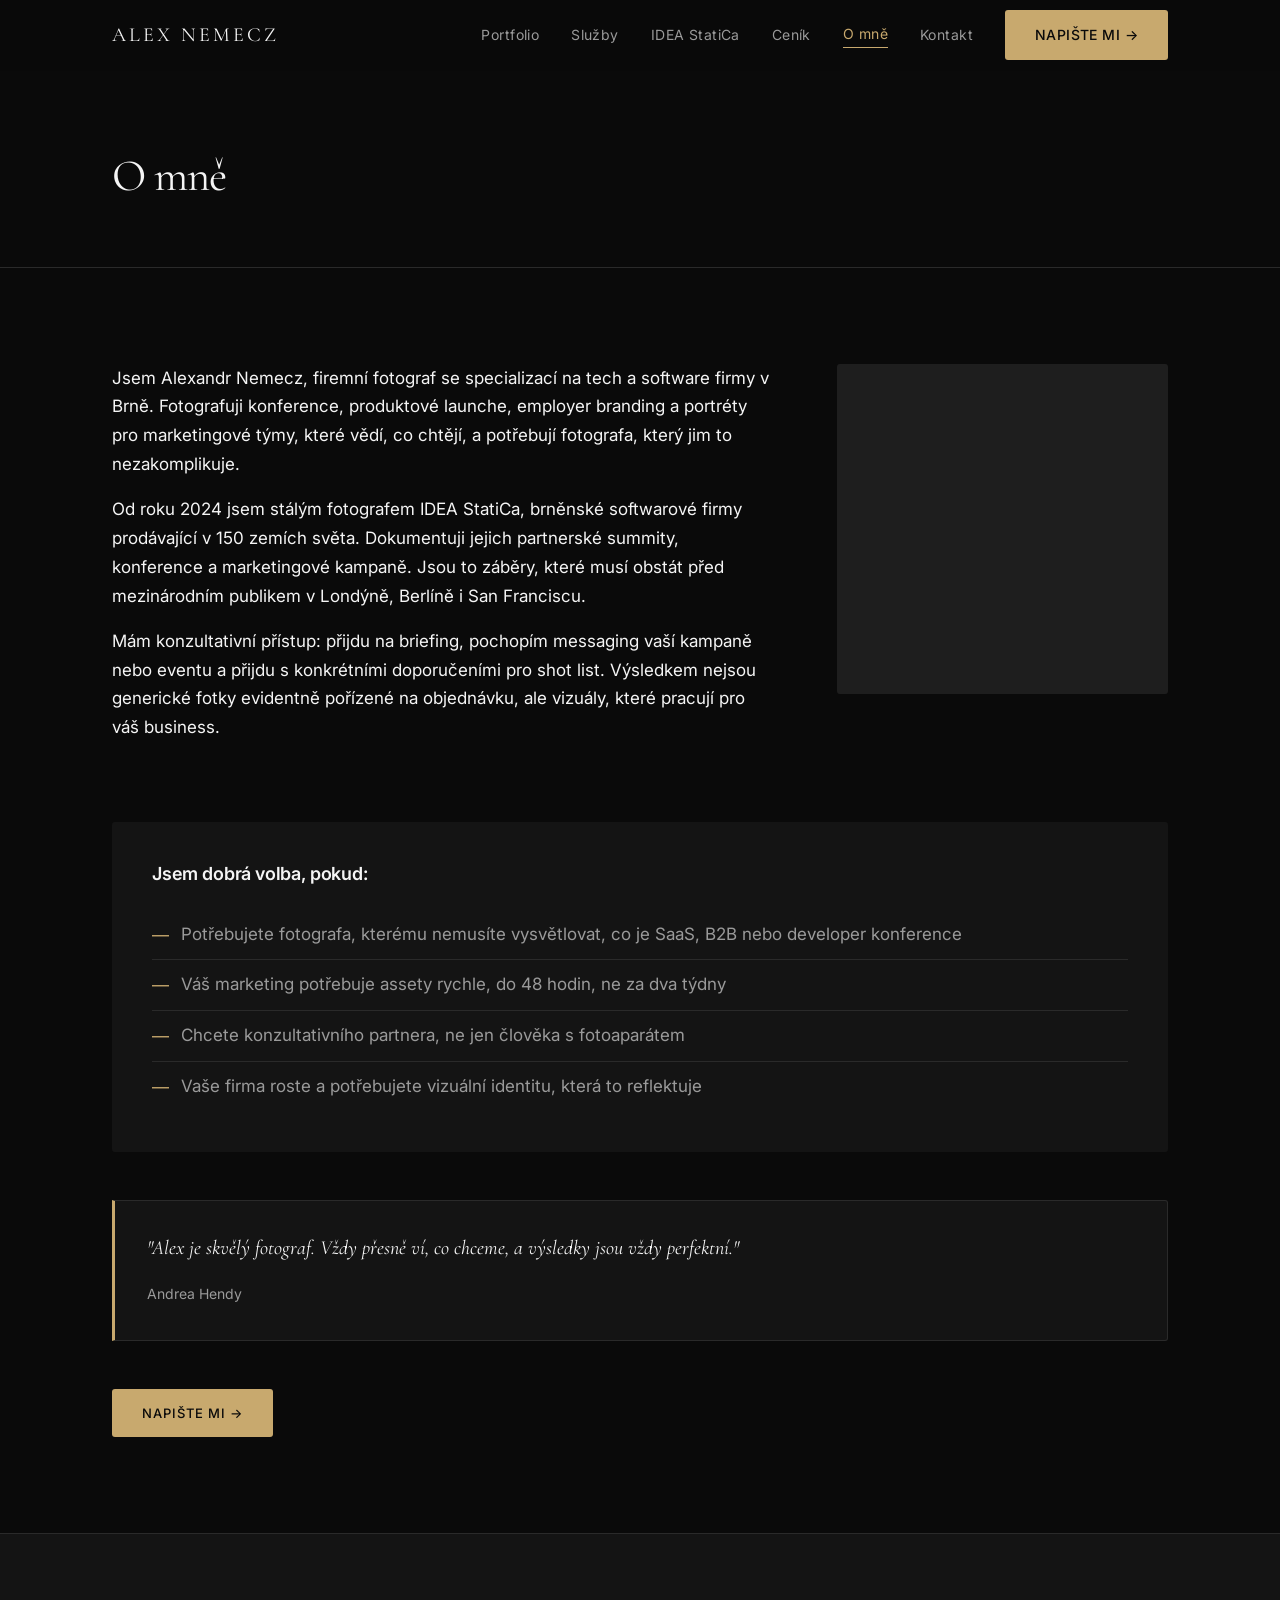
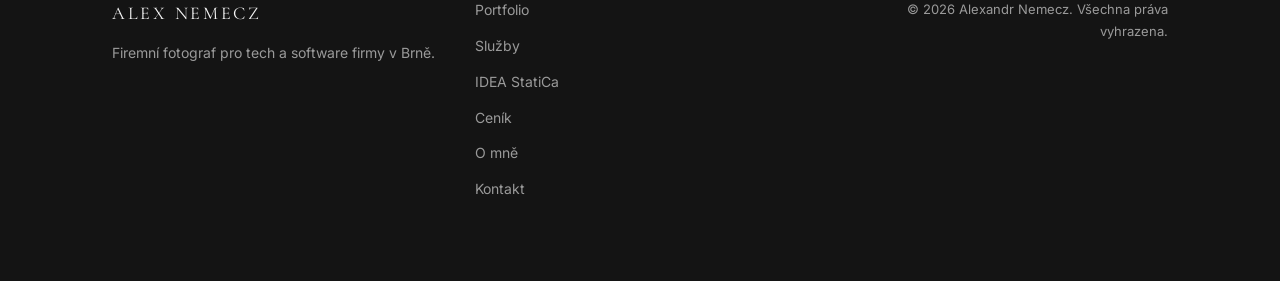
<file: o-mne.html>
<!DOCTYPE html>
<html lang="cs">
<head>
  <meta charset="UTF-8">
  <meta name="viewport" content="width=device-width, initial-scale=1.0">
  <title>O mně | Alex Nemecz, Firemní fotograf Brno</title>
  <meta name="description" content="Fotografuji tech a software firmy v Brně. 18 měsíců s IDEA StatiCa. Konzultativní přístup, dodání do 48 hodin.">
  <meta name="robots" content="index, follow">
  <link rel="canonical" href="https://alexnemphoto.cz/o-mne">

  <meta property="og:type" content="website">
  <meta property="og:title" content="O mně | Alex Nemecz, Firemní fotograf Brno">
  <meta property="og:description" content="Fotografuji tech a software firmy v Brně. 18 měsíců s IDEA StatiCa. Konzultativní přístup, dodání do 48 hodin.">
  <meta property="og:url" content="https://alexnemphoto.cz/o-mne">
  <meta property="og:locale" content="cs_CZ">

  <script type="application/ld+json">
  {
    "@context": "https://schema.org",
    "@type": "Person",
    "name": "Alexandr Nemecz",
    "jobTitle": "Firemní fotograf",
    "url": "https://alexnemphoto.cz",
    "worksFor": {
      "@type": "LocalBusiness",
      "name": "Alex Nemecz | Firemní fotografie"
    },
    "areaServed": "Brno, Jihomoravský kraj, Česká republika",
    "knowsAbout": ["Firemní fotografie", "Konference", "Event fotografie", "Employer branding", "B2B marketing", "Tech industry"]
  }
  </script>

  <link rel="preconnect" href="https://fonts.googleapis.com">
  <link rel="preconnect" href="https://fonts.gstatic.com" crossorigin>
  <link href="https://fonts.googleapis.com/css2?family=Cormorant+Garamond:wght@300;400;600&family=Inter:wght@300;400;500&display=swap" rel="stylesheet">
  <link rel="stylesheet" href="/style.css">
</head>
<body data-page="o-mne">

<header class="site-header">
  <div class="container header-inner">
    <a href="/" class="logo">ALEX NEMECZ</a>
    <button class="nav-toggle" aria-label="Menu" aria-expanded="false">
      <span></span><span></span><span></span>
    </button>
    <nav class="nav" id="main-nav">
      <a href="/portfolio">Portfolio</a>
      <a href="/sluzby">Služby</a>
      <a href="/idea-statica">IDEA StatiCa</a>
      <a href="/cenik">Ceník</a>
      <a href="/o-mne">O mně</a>
      <a href="/kontakt">Kontakt</a>
      <a href="/kontakt" class="btn btn-primary nav-cta">Napište mi →</a>
    </nav>
  </div>
</header>

<main>

  <section class="page-header">
    <div class="container">
      <h1>O mně</h1>
    </div>
  </section>

  <section class="section">
    <div class="container">

      <div class="about-grid">
        <div class="about-text">
          <p>Jsem Alexandr Nemecz, firemní fotograf se specializací na tech a software firmy v Brně. Fotografuji konference, produktové launche, employer branding a portréty pro marketingové týmy, které vědí, co chtějí, a potřebují fotografa, který jim to nezakomplikuje.</p>
          <p>Od roku 2024 jsem stálým fotografem IDEA StatiCa, brněnské softwarové firmy prodávající v 150 zemích světa. Dokumentuji jejich partnerské summity, konference a marketingové kampaně. Jsou to záběry, které musí obstát před mezinárodním publikem v Londýně, Berlíně i San Franciscu.</p>
          <p>Mám konzultativní přístup: přijdu na briefing, pochopím messaging vaší kampaně nebo eventu a přijdu s konkrétními doporučeními pro shot list. Výsledkem nejsou generické fotky evidentně pořízené na objednávku, ale vizuály, které pracují pro váš business.</p>
        </div>
        <div class="about-image">
          <!-- TODO: replace with real portrait photo of Alex -->
          <div class="img-placeholder ratio-1-1"></div>
        </div>
      </div>

      <div class="good-fit">
        <h3>Jsem dobrá volba, pokud:</h3>
        <ul>
          <li>Potřebujete fotografa, kterému nemusíte vysvětlovat, co je SaaS, B2B nebo developer konference</li>
          <li>Váš marketing potřebuje assety rychle, do 48 hodin, ne za dva týdny</li>
          <li>Chcete konzultativního partnera, ne jen člověka s fotoaparátem</li>
          <li>Vaše firma roste a potřebujete vizuální identitu, která to reflektuje</li>
        </ul>
      </div>

      <div class="testimonial-card">
        <blockquote>"Alex je skvělý fotograf. Vždy přesně ví, co chceme, a výsledky jsou vždy perfektní."</blockquote>
        <cite>Andrea Hendy</cite>
        <!-- TODO: Add IDEA StatiCa quote when confirmed -->
      </div>

      <div style="margin-top:3rem">
        <a href="/kontakt" class="btn btn-primary">Napište mi →</a>
      </div>

    </div>
  </section>

</main>

<footer class="site-footer">
  <div class="container footer-inner">
    <div class="footer-brand">
      <div class="footer-logo">ALEX NEMECZ</div>
      <p>Firemní fotograf pro tech a software firmy v Brně.</p>
    </div>
    <nav class="footer-nav">
      <a href="/portfolio">Portfolio</a>
      <a href="/sluzby">Služby</a>
      <a href="/idea-statica">IDEA StatiCa</a>
      <a href="/cenik">Ceník</a>
      <a href="/o-mne">O mně</a>
      <a href="/kontakt">Kontakt</a>
    </nav>
    <div class="footer-copy">
      <p>© 2026 Alexandr Nemecz. Všechna práva vyhrazena.</p>
    </div>
  </div>
</footer>

<script>
const toggle = document.querySelector('.nav-toggle');
const nav = document.getElementById('main-nav');
toggle.addEventListener('click', function() {
  const open = nav.classList.toggle('nav--open');
  toggle.setAttribute('aria-expanded', open);
});
</script>

</body>
</html>
</file>
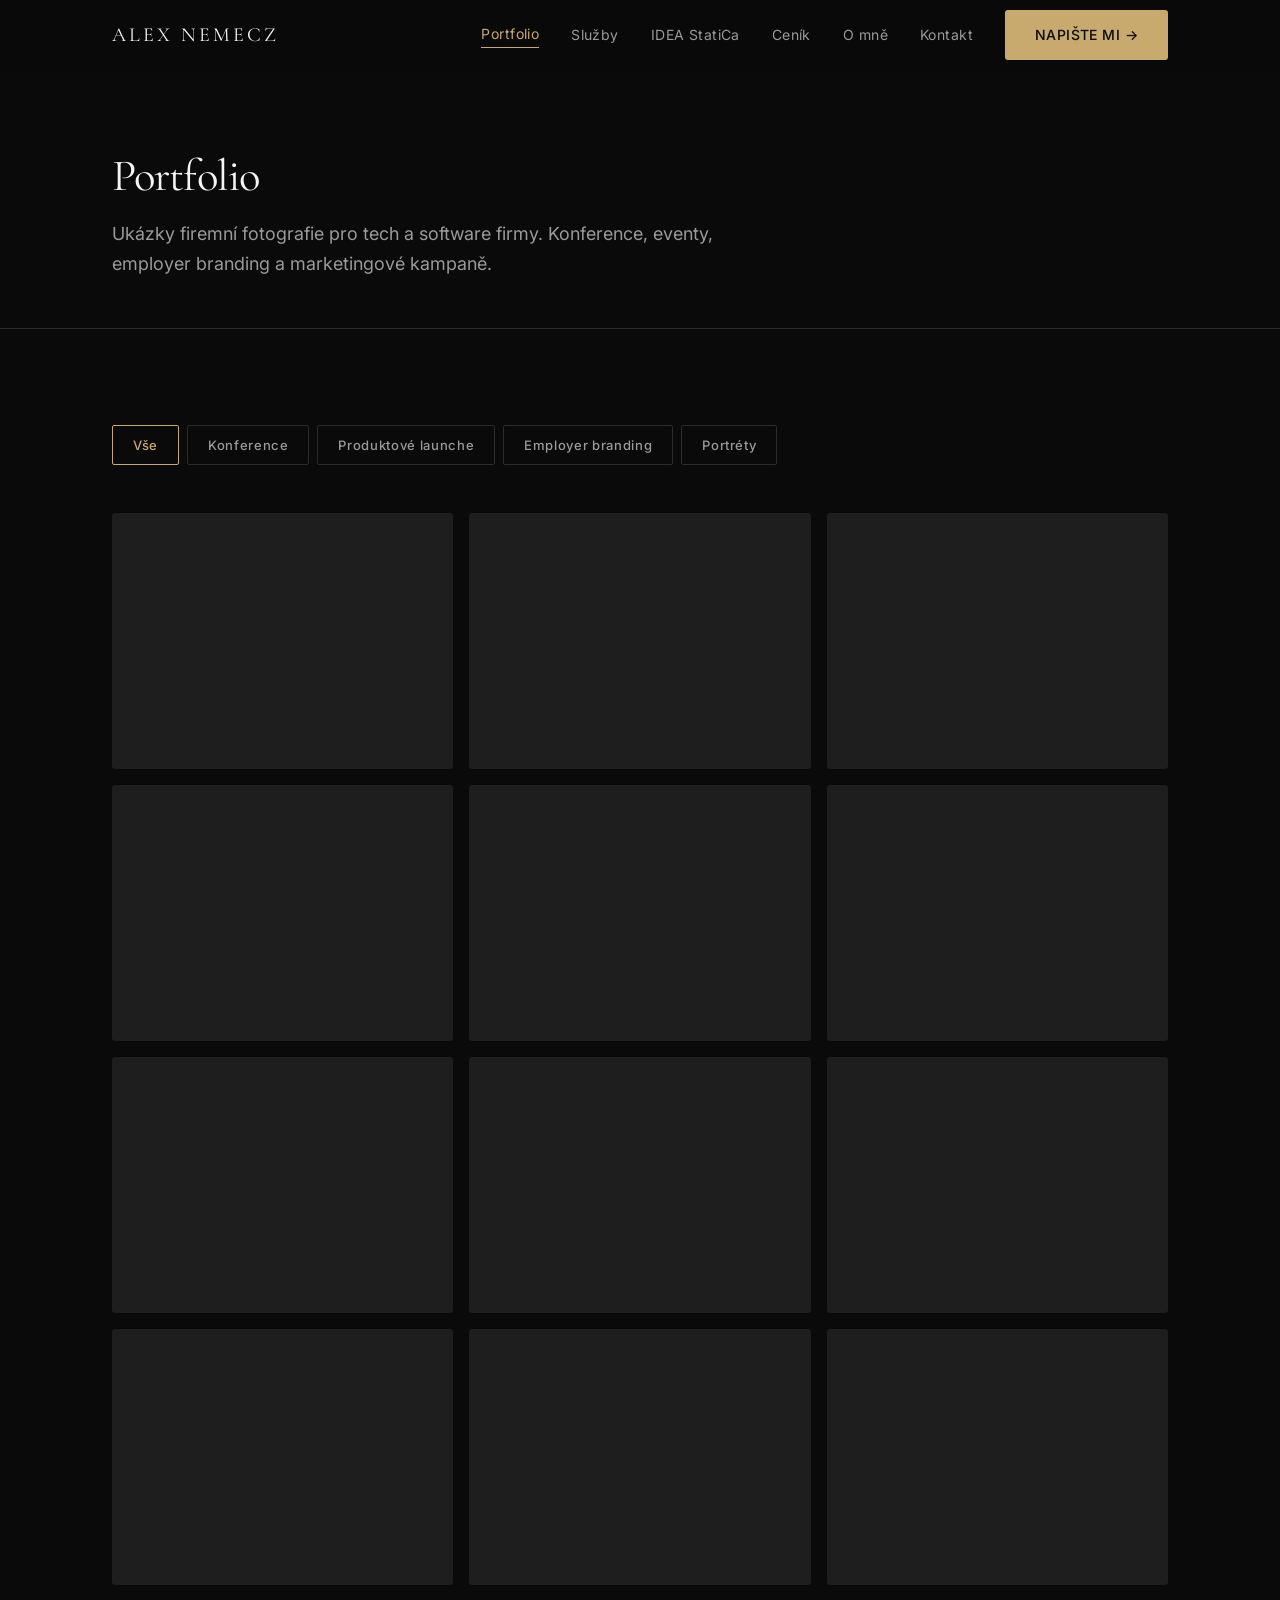
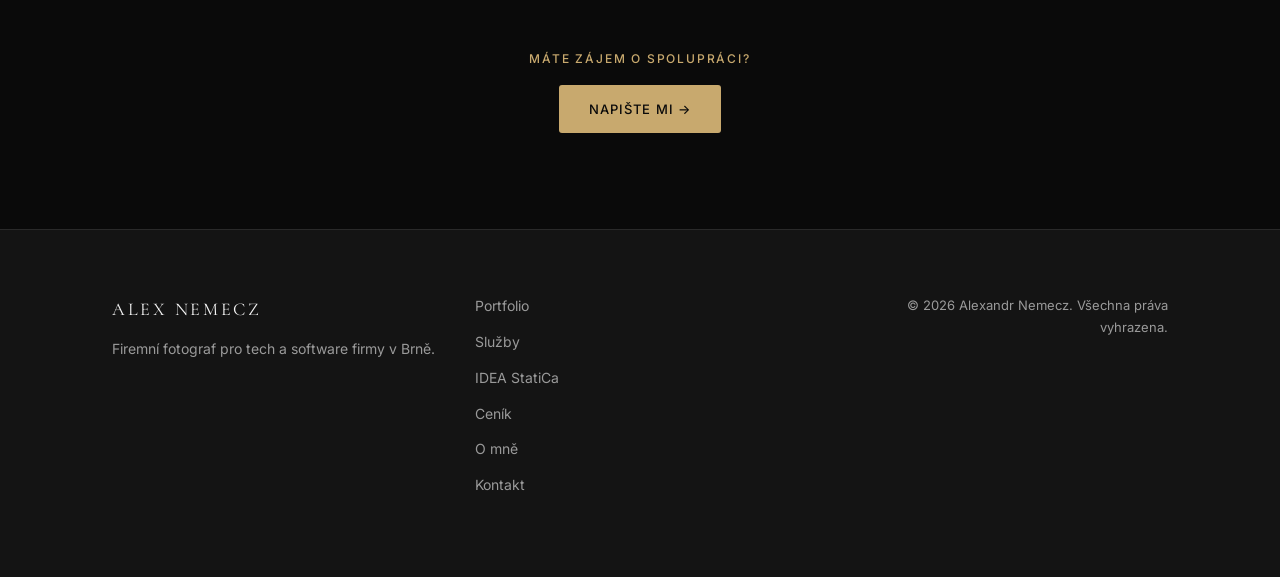
<file: portfolio.html>
<!DOCTYPE html>
<html lang="cs">
<head>
  <meta charset="UTF-8">
  <meta name="viewport" content="width=device-width, initial-scale=1.0">
  <title>Portfolio | Firemní fotografie Brno | Alex Nemecz</title>
  <meta name="description" content="Ukázky B2B komerční fotografie pro tech a software firmy v Brně. Konference, eventy, marketingové kampaně.">
  <meta name="robots" content="index, follow">
  <link rel="canonical" href="https://alexnemphoto.cz/portfolio">

  <meta property="og:type" content="website">
  <meta property="og:title" content="Portfolio | Firemní fotografie Brno | Alex Nemecz">
  <meta property="og:description" content="Ukázky B2B komerční fotografie pro tech a software firmy v Brně. Konference, eventy, marketingové kampaně.">
  <meta property="og:url" content="https://alexnemphoto.cz/portfolio">
  <meta property="og:locale" content="cs_CZ">

  <link rel="preconnect" href="https://fonts.googleapis.com">
  <link rel="preconnect" href="https://fonts.gstatic.com" crossorigin>
  <link href="https://fonts.googleapis.com/css2?family=Cormorant+Garamond:wght@300;400;600&family=Inter:wght@300;400;500&display=swap" rel="stylesheet">
  <link rel="stylesheet" href="/style.css">
</head>
<body data-page="portfolio">

<header class="site-header">
  <div class="container header-inner">
    <a href="/" class="logo">ALEX NEMECZ</a>
    <button class="nav-toggle" aria-label="Menu" aria-expanded="false">
      <span></span><span></span><span></span>
    </button>
    <nav class="nav" id="main-nav">
      <a href="/portfolio">Portfolio</a>
      <a href="/sluzby">Služby</a>
      <a href="/idea-statica">IDEA StatiCa</a>
      <a href="/cenik">Ceník</a>
      <a href="/o-mne">O mně</a>
      <a href="/kontakt">Kontakt</a>
      <a href="/kontakt" class="btn btn-primary nav-cta">Napište mi →</a>
    </nav>
  </div>
</header>

<main>

  <section class="page-header">
    <div class="container">
      <h1>Portfolio</h1>
      <p>Ukázky firemní fotografie pro tech a software firmy. Konference, eventy, employer branding a marketingové kampaně.</p>
    </div>
  </section>

  <section class="section">
    <div class="container">

      <div class="filter-tabs">
        <span class="filter-tab active">Vše</span>
        <span class="filter-tab">Konference</span>
        <span class="filter-tab">Produktové launche</span>
        <span class="filter-tab">Employer branding</span>
        <span class="filter-tab">Portréty</span>
      </div>

      <div class="portfolio-grid">
        <div class="portfolio-tile">
          <div class="img-placeholder ratio-4-3"><!-- TODO: replace with real image --></div>
          <span class="tile-label">Konference, IDEA StatiCa</span>
        </div>
        <div class="portfolio-tile">
          <div class="img-placeholder ratio-4-3"><!-- TODO: replace with real image --></div>
          <span class="tile-label">Produktový launch</span>
        </div>
        <div class="portfolio-tile">
          <div class="img-placeholder ratio-4-3"><!-- TODO: replace with real image --></div>
          <span class="tile-label">Employer branding, tým</span>
        </div>
        <div class="portfolio-tile">
          <div class="img-placeholder ratio-4-3"><!-- TODO: replace with real image --></div>
          <span class="tile-label">Portréty</span>
        </div>
        <div class="portfolio-tile">
          <div class="img-placeholder ratio-4-3"><!-- TODO: replace with real image --></div>
          <span class="tile-label">Konference</span>
        </div>
        <div class="portfolio-tile">
          <div class="img-placeholder ratio-4-3"><!-- TODO: replace with real image --></div>
          <span class="tile-label">Produktový launch</span>
        </div>
        <div class="portfolio-tile">
          <div class="img-placeholder ratio-4-3"><!-- TODO: replace with real image --></div>
          <span class="tile-label">Employer branding</span>
        </div>
        <div class="portfolio-tile">
          <div class="img-placeholder ratio-4-3"><!-- TODO: replace with real image --></div>
          <span class="tile-label">Portréty</span>
        </div>
        <div class="portfolio-tile">
          <div class="img-placeholder ratio-4-3"><!-- TODO: replace with real image --></div>
          <span class="tile-label">Konference, IDEA StatiCa</span>
        </div>
        <div class="portfolio-tile">
          <div class="img-placeholder ratio-4-3"><!-- TODO: replace with real image --></div>
          <span class="tile-label">Produktový launch</span>
        </div>
        <div class="portfolio-tile">
          <div class="img-placeholder ratio-4-3"><!-- TODO: replace with real image --></div>
          <span class="tile-label">Employer branding</span>
        </div>
        <div class="portfolio-tile">
          <div class="img-placeholder ratio-4-3"><!-- TODO: replace with real image --></div>
          <span class="tile-label">Portréty</span>
        </div>
      </div>

      <div style="text-align:center; margin-top:4rem">
        <p class="section-label">Máte zájem o spolupráci?</p>
        <a href="/kontakt" class="btn btn-primary">Napište mi →</a>
      </div>

    </div>
  </section>

</main>

<footer class="site-footer">
  <div class="container footer-inner">
    <div class="footer-brand">
      <div class="footer-logo">ALEX NEMECZ</div>
      <p>Firemní fotograf pro tech a software firmy v Brně.</p>
    </div>
    <nav class="footer-nav">
      <a href="/portfolio">Portfolio</a>
      <a href="/sluzby">Služby</a>
      <a href="/idea-statica">IDEA StatiCa</a>
      <a href="/cenik">Ceník</a>
      <a href="/o-mne">O mně</a>
      <a href="/kontakt">Kontakt</a>
    </nav>
    <div class="footer-copy">
      <p>© 2026 Alexandr Nemecz. Všechna práva vyhrazena.</p>
    </div>
  </div>
</footer>

<script>
const toggle = document.querySelector('.nav-toggle');
const nav = document.getElementById('main-nav');
toggle.addEventListener('click', function() {
  const open = nav.classList.toggle('nav--open');
  toggle.setAttribute('aria-expanded', open);
});
</script>

</body>
</html>
</file>
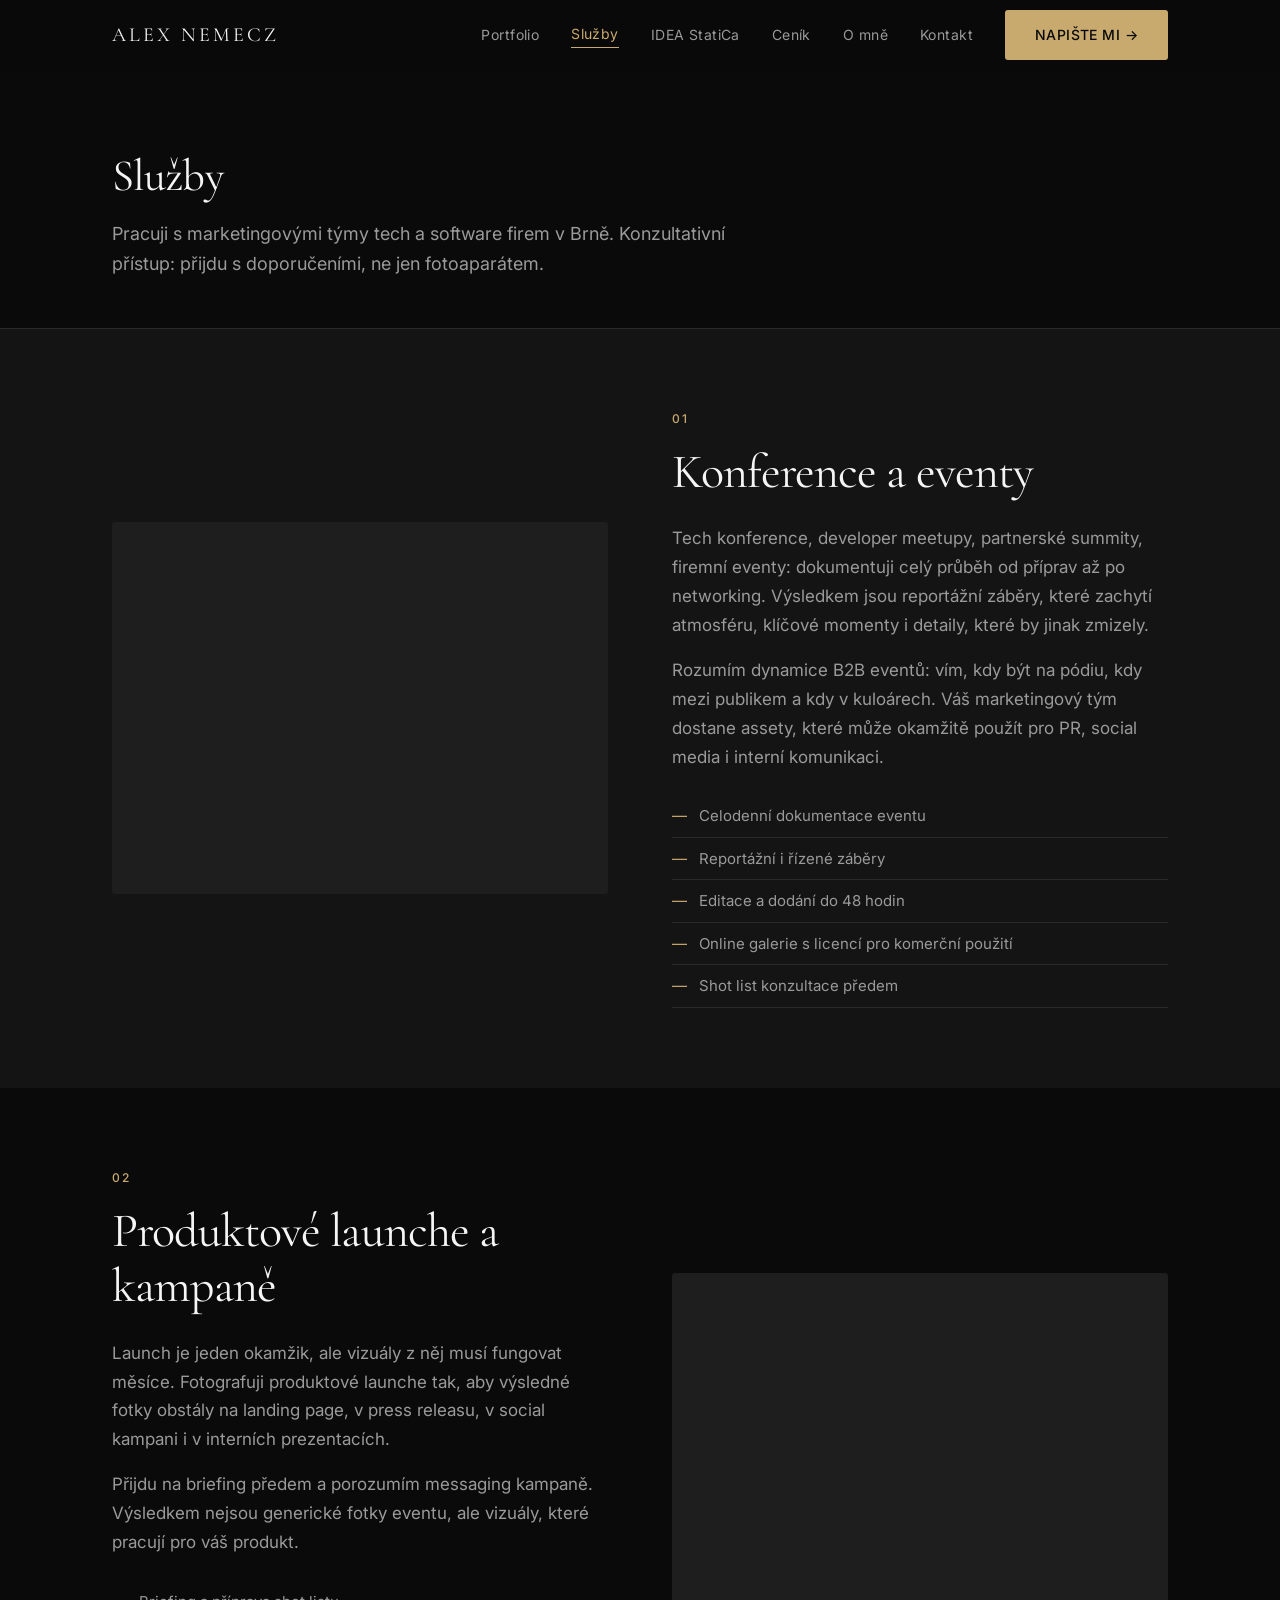
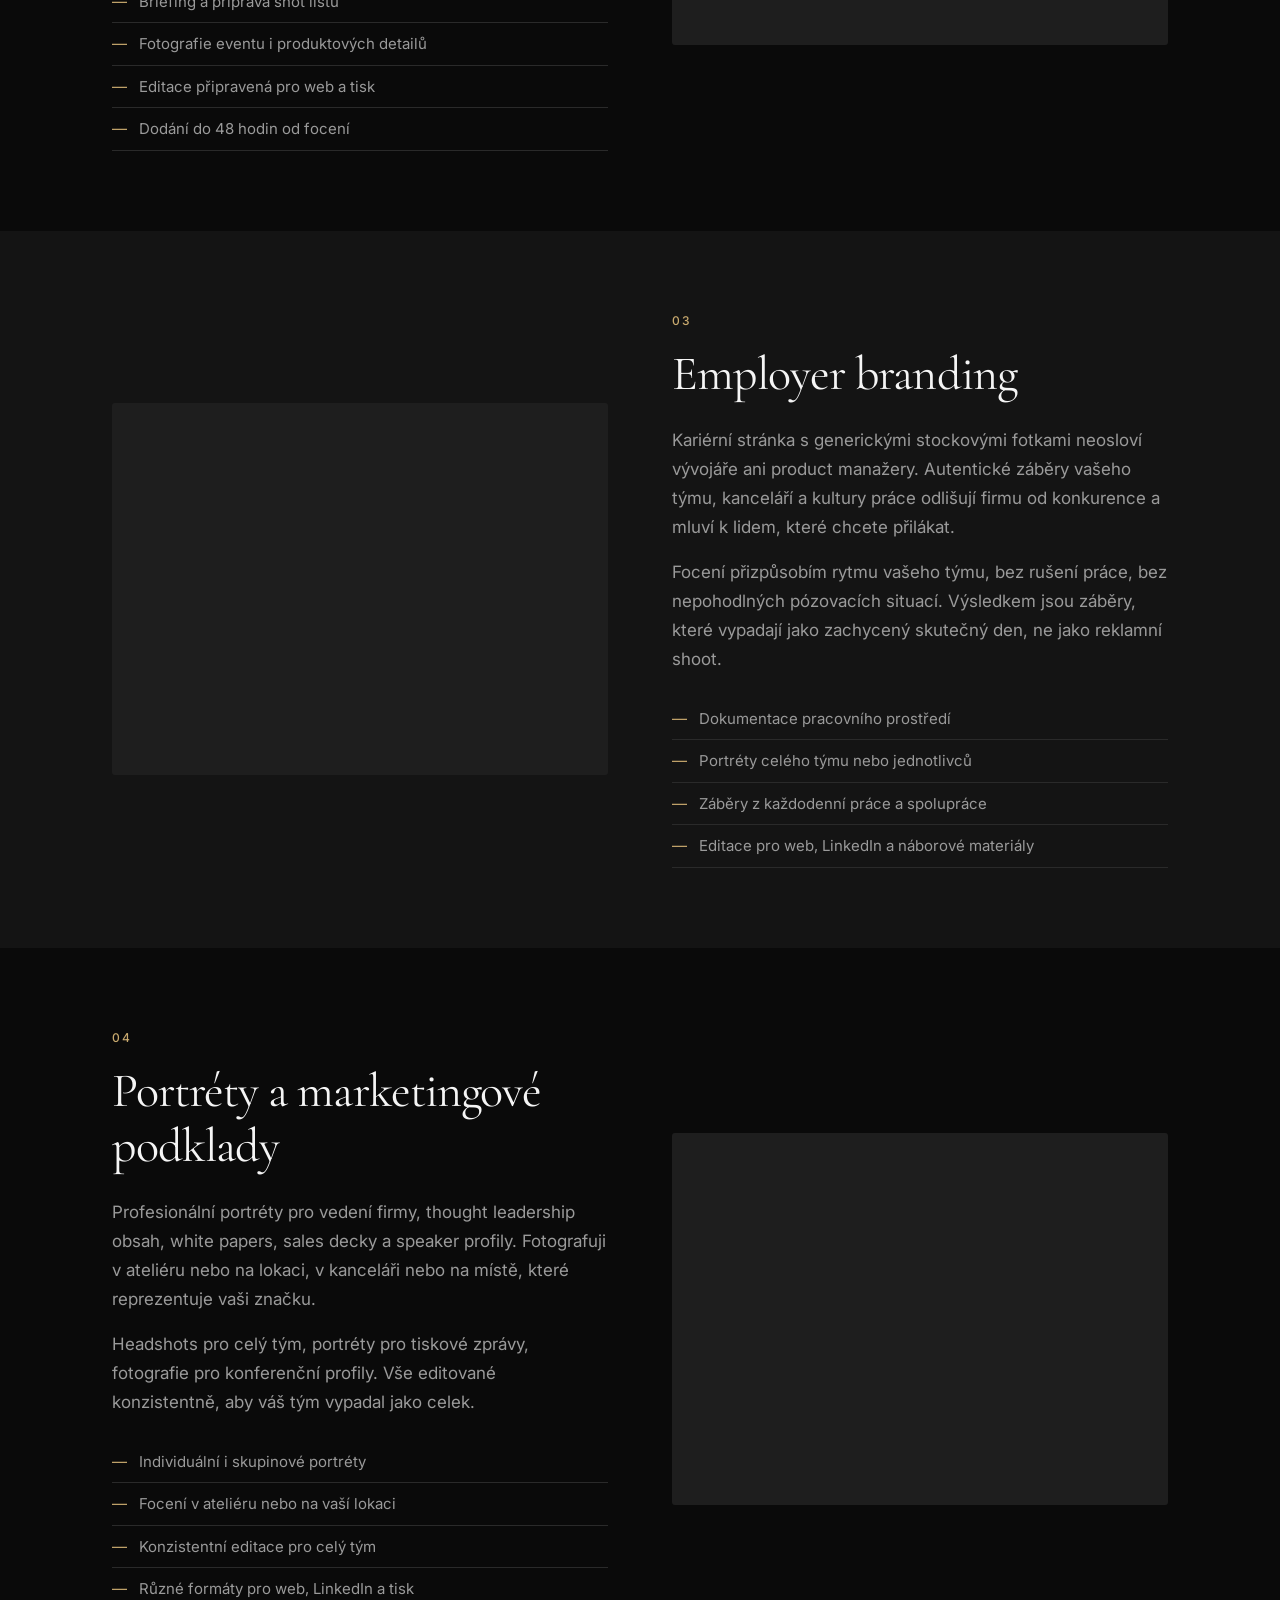
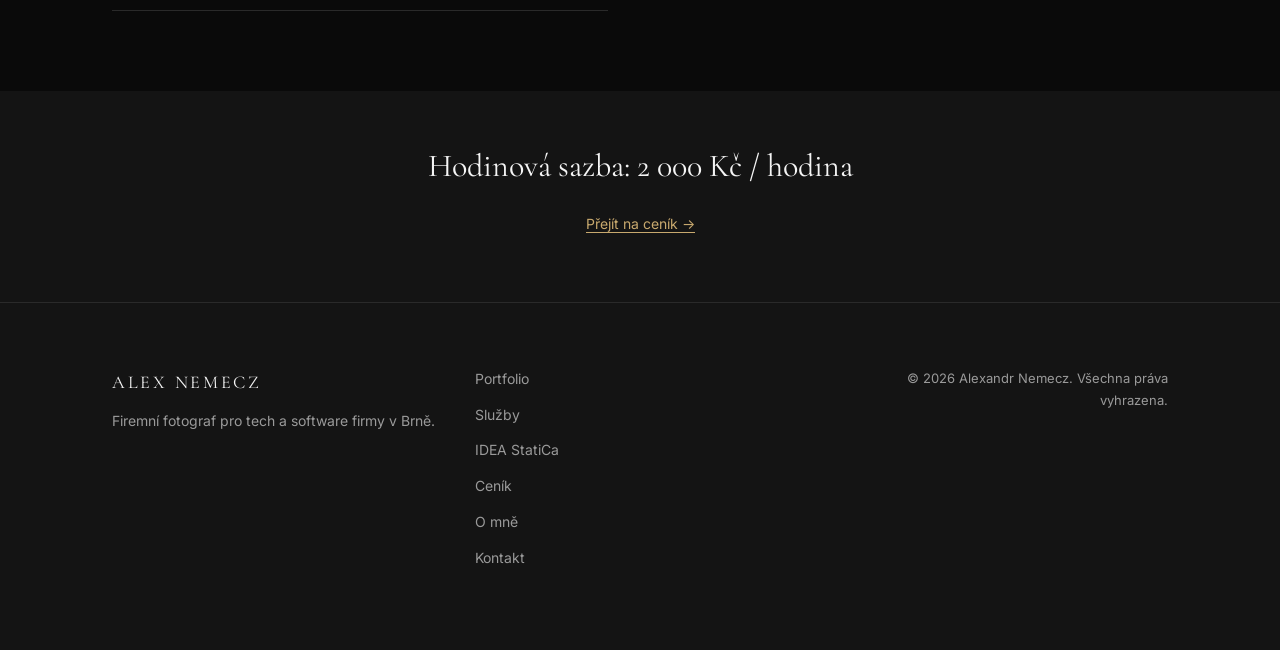
<file: sluzby.html>
<!DOCTYPE html>
<html lang="cs">
<head>
  <meta charset="UTF-8">
  <meta name="viewport" content="width=device-width, initial-scale=1.0">
  <title>Služby | Firemní fotograf Brno | Alex Nemecz</title>
  <meta name="description" content="Firemní fotografie pro tech firmy: konference, produktové launche, employer branding, portréty. Brno a okolí.">
  <meta name="robots" content="index, follow">
  <link rel="canonical" href="https://alexnemphoto.cz/sluzby">

  <meta property="og:type" content="website">
  <meta property="og:title" content="Služby | Firemní fotograf Brno | Alex Nemecz">
  <meta property="og:description" content="Firemní fotografie pro tech firmy: konference, produktové launche, employer branding, portréty. Brno a okolí.">
  <meta property="og:url" content="https://alexnemphoto.cz/sluzby">
  <meta property="og:locale" content="cs_CZ">

  <script type="application/ld+json">
  {"@context":"https://schema.org","@type":"Service","name":"Konference a event fotografie","provider":{"@type":"LocalBusiness","name":"Alex Nemecz — Firemní fotografie"},"areaServed":"Brno","description":"Profesionální event fotografie pro tech konference a firemní eventy v Brně."}
  </script>

  <link rel="preconnect" href="https://fonts.googleapis.com">
  <link rel="preconnect" href="https://fonts.gstatic.com" crossorigin>
  <link href="https://fonts.googleapis.com/css2?family=Cormorant+Garamond:wght@300;400;600&family=Inter:wght@300;400;500&display=swap" rel="stylesheet">
  <link rel="stylesheet" href="/style.css">
</head>
<body data-page="sluzby">

<header class="site-header">
  <div class="container header-inner">
    <a href="/" class="logo">ALEX NEMECZ</a>
    <button class="nav-toggle" aria-label="Menu" aria-expanded="false">
      <span></span><span></span><span></span>
    </button>
    <nav class="nav" id="main-nav">
      <a href="/portfolio">Portfolio</a>
      <a href="/sluzby">Služby</a>
      <a href="/idea-statica">IDEA StatiCa</a>
      <a href="/cenik">Ceník</a>
      <a href="/o-mne">O mně</a>
      <a href="/kontakt">Kontakt</a>
      <a href="/kontakt" class="btn btn-primary nav-cta">Napište mi →</a>
    </nav>
  </div>
</header>

<main>

  <section class="page-header">
    <div class="container">
      <h1>Služby</h1>
      <p>Pracuji s marketingovými týmy tech a software firem v Brně. Konzultativní přístup: přijdu s doporučeními, ne jen fotoaparátem.</p>
    </div>
  </section>

  <!-- Service 1: Konference a eventy -->
  <section class="service-section">
    <div class="container">
      <div class="service-section-inner">
        <div class="service-section-text">
          <span class="section-label">01</span>
          <h2>Konference a eventy</h2>
          <p>Tech konference, developer meetupy, partnerské summity, firemní eventy: dokumentuji celý průběh od příprav až po networking. Výsledkem jsou reportážní záběry, které zachytí atmosféru, klíčové momenty i detaily, které by jinak zmizely.</p>
          <p>Rozumím dynamice B2B eventů: vím, kdy být na pódiu, kdy mezi publikem a kdy v kuloárech. Váš marketingový tým dostane assety, které může okamžitě použít pro PR, social media i interní komunikaci.</p>
          <ul class="service-includes">
            <li>Celodenní dokumentace eventu</li>
            <li>Reportážní i řízené záběry</li>
            <li>Editace a dodání do 48 hodin</li>
            <li>Online galerie s licencí pro komerční použití</li>
            <li>Shot list konzultace předem</li>
          </ul>
        </div>
        <div class="service-section-image">
          <div class="img-placeholder ratio-4-3"><!-- TODO: replace with real image --></div>
        </div>
      </div>
    </div>
  </section>

  <!-- Service 2: Produktové launche -->
  <section class="service-section">
    <div class="container">
      <div class="service-section-inner">
        <div class="service-section-text">
          <span class="section-label">02</span>
          <h2>Produktové launche a kampaně</h2>
          <p>Launch je jeden okamžik, ale vizuály z něj musí fungovat měsíce. Fotografuji produktové launche tak, aby výsledné fotky obstály na landing page, v press releasu, v social kampani i v interních prezentacích.</p>
          <p>Přijdu na briefing předem a porozumím messaging kampaně. Výsledkem nejsou generické fotky eventu, ale vizuály, které pracují pro váš produkt.</p>
          <ul class="service-includes">
            <li>Briefing a příprava shot listu</li>
            <li>Fotografie eventu i produktových detailů</li>
            <li>Editace připravená pro web a tisk</li>
            <li>Dodání do 48 hodin od focení</li>
          </ul>
        </div>
        <div class="service-section-image">
          <div class="img-placeholder ratio-4-3"><!-- TODO: replace with real image --></div>
        </div>
      </div>
    </div>
  </section>

  <!-- Service 3: Employer branding -->
  <section class="service-section">
    <div class="container">
      <div class="service-section-inner">
        <div class="service-section-text">
          <span class="section-label">03</span>
          <h2>Employer branding</h2>
          <p>Kariérní stránka s generickými stockovými fotkami neosloví vývojáře ani product manažery. Autentické záběry vašeho týmu, kanceláří a kultury práce odlišují firmu od konkurence a mluví k lidem, které chcete přilákat.</p>
          <p>Focení přizpůsobím rytmu vašeho týmu, bez rušení práce, bez nepohodlných pózovacích situací. Výsledkem jsou záběry, které vypadají jako zachycený skutečný den, ne jako reklamní shoot.</p>
          <ul class="service-includes">
            <li>Dokumentace pracovního prostředí</li>
            <li>Portréty celého týmu nebo jednotlivců</li>
            <li>Záběry z každodenní práce a spolupráce</li>
            <li>Editace pro web, LinkedIn a náborové materiály</li>
          </ul>
        </div>
        <div class="service-section-image">
          <div class="img-placeholder ratio-4-3"><!-- TODO: replace with real image --></div>
        </div>
      </div>
    </div>
  </section>

  <!-- Service 4: Portréty -->
  <section class="service-section">
    <div class="container">
      <div class="service-section-inner">
        <div class="service-section-text">
          <span class="section-label">04</span>
          <h2>Portréty a marketingové podklady</h2>
          <p>Profesionální portréty pro vedení firmy, thought leadership obsah, white papers, sales decky a speaker profily. Fotografuji v ateliéru nebo na lokaci, v kanceláři nebo na místě, které reprezentuje vaši značku.</p>
          <p>Headshots pro celý tým, portréty pro tiskové zprávy, fotografie pro konferenční profily. Vše editované konzistentně, aby váš tým vypadal jako celek.</p>
          <ul class="service-includes">
            <li>Individuální i skupinové portréty</li>
            <li>Focení v ateliéru nebo na vaší lokaci</li>
            <li>Konzistentní editace pro celý tým</li>
            <li>Různé formáty pro web, LinkedIn a tisk</li>
          </ul>
        </div>
        <div class="service-section-image">
          <div class="img-placeholder ratio-4-3"><!-- TODO: replace with real image --></div>
        </div>
      </div>
    </div>
  </section>

  <div class="pricing-anchor">
    <div class="container">
      <p class="rate">Hodinová sazba: 2 000 Kč / hodina</p>
      <p><a href="/cenik">Přejít na ceník →</a></p>
    </div>
  </div>

</main>

<footer class="site-footer">
  <div class="container footer-inner">
    <div class="footer-brand">
      <div class="footer-logo">ALEX NEMECZ</div>
      <p>Firemní fotograf pro tech a software firmy v Brně.</p>
    </div>
    <nav class="footer-nav">
      <a href="/portfolio">Portfolio</a>
      <a href="/sluzby">Služby</a>
      <a href="/idea-statica">IDEA StatiCa</a>
      <a href="/cenik">Ceník</a>
      <a href="/o-mne">O mně</a>
      <a href="/kontakt">Kontakt</a>
    </nav>
    <div class="footer-copy">
      <p>© 2026 Alexandr Nemecz. Všechna práva vyhrazena.</p>
    </div>
  </div>
</footer>

<script>
const toggle = document.querySelector('.nav-toggle');
const nav = document.getElementById('main-nav');
toggle.addEventListener('click', function() {
  const open = nav.classList.toggle('nav--open');
  toggle.setAttribute('aria-expanded', open);
});
</script>

</body>
</html>
</file>
<file: style.css>
/* ===========================
   ROOT & DESIGN TOKENS
   =========================== */
:root {
  --bg: #0A0A0A;
  --surface: #141414;
  --surface-2: #1E1E1E;
  --text: #F5F5F5;
  --text-muted: #9A9A9A;
  --accent: #C8A96E;
  --accent-hover: #D9BC84;
  --border: #2A2A2A;
  --max-w: 1120px;
  --radius: 3px;
  --transition: 220ms ease;
  --ease-out: cubic-bezier(0.16, 1, 0.3, 1);
}

/* RESET */
*, *::before, *::after { box-sizing: border-box; }
* { margin: 0; padding: 0; }
img, video { max-width: 100%; display: block; }
html { font-size: 16px; scroll-behavior: smooth; }
body {
  background: var(--bg);
  color: var(--text);
  font-family: 'Inter', sans-serif;
  font-size: 1.0625rem;
  font-weight: 400;
  line-height: 1.7;
  -webkit-font-smoothing: antialiased;
}

/* TYPOGRAPHY */
h1, h2 {
  font-family: 'Cormorant Garamond', serif;
  font-weight: 400;
  line-height: 1.15;
  letter-spacing: -0.02em;
}
h3, h4 {
  font-family: 'Inter', sans-serif;
  font-weight: 600;
  line-height: 1.3;
  letter-spacing: -0.01em;
}
h1 { font-size: clamp(2.25rem, 3.5vw, 3.25rem); }
h2 { font-size: clamp(2rem, 4vw, 3rem); margin-bottom: 1.5rem; }
h3 { font-size: 1.125rem; margin-bottom: 0.875rem; }
p { margin-bottom: 1rem; }
a { color: inherit; text-decoration: none; }

/* CONTAINER */
.container {
  max-width: var(--max-w);
  margin: 0 auto;
  padding: 0 2rem;
}

/* BUTTONS */
.btn {
  display: inline-block;
  padding: 0.8125rem 1.875rem;
  font-family: 'Inter', sans-serif;
  font-size: 0.8125rem;
  font-weight: 500;
  letter-spacing: 0.08em;
  text-transform: uppercase;
  cursor: pointer;
  border: none;
  text-decoration: none;
  transition: background var(--transition), border-color var(--transition), transform var(--transition), color var(--transition);
  border-radius: var(--radius);
  transform: translateY(0);
}
.btn:hover { transform: translateY(-2px); }
.btn-primary {
  background: var(--accent);
  color: #0A0A0A;
}
.btn-primary:hover { background: var(--accent-hover); }
.btn-ghost {
  background: transparent;
  color: var(--accent);
  border: 1px solid rgba(200,169,110,0.5);
}
.btn-ghost:hover {
  background: rgba(200,169,110,0.08);
  border-color: var(--accent);
  color: var(--accent-hover);
}
.btn-outline {
  background: transparent;
  color: var(--text);
  border: 1px solid var(--border);
}
.btn-outline:hover { border-color: rgba(245,245,245,0.4); }

/* HEADER */
.site-header {
  position: sticky;
  top: 0;
  z-index: 100;
  background: rgba(10,10,10,0.85);
  backdrop-filter: blur(16px);
  -webkit-backdrop-filter: blur(16px);
  border-bottom: 1px solid transparent;
  transition: border-color var(--transition), background var(--transition);
}
.site-header.header--scrolled {
  background: rgba(10,10,10,0.96);
  border-bottom-color: var(--border);
}
.header-inner {
  display: flex;
  align-items: center;
  justify-content: space-between;
  height: 70px;
}
.logo {
  font-family: 'Cormorant Garamond', serif;
  font-size: 1.25rem;
  font-weight: 400;
  letter-spacing: 0.15em;
  color: var(--text);
  text-decoration: none;
}
.nav {
  display: flex;
  align-items: center;
  gap: 2rem;
}
.nav a {
  font-size: 0.875rem;
  color: var(--text-muted);
  transition: color var(--transition);
  letter-spacing: 0.03em;
}
.nav a:hover { color: var(--text); }
.nav-cta { color: #0A0A0A !important; }

/* Active nav state via data-page */
body[data-page="portfolio"] .nav a[href="/portfolio"],
body[data-page="sluzby"] .nav a[href="/sluzby"],
body[data-page="cenik"] .nav a[href="/cenik"],
body[data-page="idea-statica"] .nav a[href="/idea-statica"],
body[data-page="o-mne"] .nav a[href="/o-mne"],
body[data-page="kontakt"] .nav a[href="/kontakt"] {
  color: var(--accent);
  border-bottom: 1px solid var(--accent);
  padding-bottom: 2px;
}

/* HAMBURGER */
.nav-toggle {
  display: none;
  flex-direction: column;
  gap: 5px;
  background: none;
  border: none;
  cursor: pointer;
  padding: 0.5rem;
}
.nav-toggle span {
  display: block;
  width: 24px;
  height: 2px;
  background: var(--text);
  transition: transform var(--transition), opacity var(--transition);
}

/* SECTION LABEL */
.section-label {
  display: block;
  font-family: 'Inter', sans-serif;
  font-size: 0.75rem;
  font-weight: 500;
  letter-spacing: 0.15em;
  text-transform: uppercase;
  color: var(--accent);
  margin-bottom: 1rem;
}

/* HERO */
.hero {
  position: relative;
  min-height: 100vh;
  display: flex;
  align-items: flex-end;
  overflow: hidden;
}
@keyframes kenBurns {
  from { transform: scale(1); }
  to   { transform: scale(1.06); }
}
.hero-bg {
  position: absolute;
  inset: 0;
  overflow: hidden;
}
.hero-bg img {
  width: 100%;
  height: 100%;
  object-fit: cover;
  object-position: center 30%;
  animation: kenBurns 16s ease-out forwards;
  transform-origin: center center;
}
.hero-overlay {
  position: absolute;
  inset: 0;
  background:
    linear-gradient(to right, rgba(10,10,10,0.65) 0%, rgba(10,10,10,0.2) 60%, rgba(10,10,10,0.1) 100%),
    linear-gradient(to bottom, rgba(10,10,10,0.25) 0%, rgba(10,10,10,0.1) 40%, rgba(10,10,10,0.9) 100%);
}
.hero-container {
  position: relative;
  z-index: 1;
  width: 100%;
  padding-bottom: 5rem;
}
.hero-content {
  max-width: 720px;
}
.hero h1 {
  color: var(--text);
  margin-bottom: 1.5rem;
}
.hero-sub {
  font-size: 1.125rem;
  color: rgba(245,245,245,0.75);
  margin-bottom: 2.5rem;
  font-weight: 400;
  max-width: 520px;
}
.hero-ctas {
  display: flex;
  gap: 1rem;
  justify-content: flex-start;
  flex-wrap: wrap;
}

/* SECTION SPACING */
.section { padding: 6rem 0; }
.section-sm { padding: 4rem 0; }
.section-surface { background: var(--surface); }
.section-surface-2 { background: var(--surface-2); }

/* SCROLL REVEAL ANIMATIONS */
[data-animate] {
  opacity: 0;
  transform: translateY(28px);
  transition: opacity 0.75s var(--ease-out), transform 0.75s var(--ease-out);
}
[data-animate].is-visible {
  opacity: 1;
  transform: translateY(0);
}
[data-delay="1"] { transition-delay: 0.1s; }
[data-delay="2"] { transition-delay: 0.2s; }
[data-delay="3"] { transition-delay: 0.3s; }
[data-delay="4"] { transition-delay: 0.4s; }

/* STATS STRIP */
.stats-strip {
  background: var(--surface);
  border-bottom: 1px solid var(--border);
}
.stats-inner {
  display: flex;
  align-items: stretch;
}
.stat-item {
  flex: 1;
  padding: 2.75rem 2rem;
  border-right: 1px solid var(--border);
  text-align: center;
  display: flex;
  flex-direction: column;
  align-items: center;
  justify-content: center;
}
.stat-item:last-child { border-right: none; }
.stat-number {
  font-family: 'Cormorant Garamond', serif;
  font-size: clamp(2.25rem, 3.5vw, 3rem);
  font-weight: 400;
  color: var(--accent);
  line-height: 1;
  letter-spacing: -0.02em;
  display: block;
}
.stat-label {
  display: block;
  font-size: 0.6875rem;
  letter-spacing: 0.1em;
  text-transform: uppercase;
  color: var(--text-muted);
  margin-top: 0.625rem;
  max-width: 18ch;
  line-height: 1.5;
}

/* PROBLEM STRIP */
.problem-strip {
  background: var(--surface);
  padding: 5rem 0;
}
.problem-cols {
  display: grid;
  grid-template-columns: 1fr 1fr;
  gap: 5rem;
  align-items: center;
}
.problem-bold {
  font-family: 'Cormorant Garamond', serif;
  font-size: clamp(1.75rem, 3vw, 2.5rem);
  font-weight: 400;
  line-height: 1.2;
  letter-spacing: -0.02em;
  margin: 0;
}
.problem-body p {
  color: var(--text-muted);
  font-size: 1.0625rem;
  margin: 0 0 1rem;
}
.problem-body p:last-child { margin: 0; }
.problem-coda {
  color: var(--text) !important;
  font-weight: 500;
}

/* SERVICES GRID */
.services-section { padding: 6rem 0; }
.services-section .section-header {
  display: flex;
  justify-content: space-between;
  align-items: flex-end;
  margin-bottom: 3rem;
  flex-wrap: wrap;
  gap: 1rem;
}
.services-section .section-link {
  font-size: 0.875rem;
  color: var(--accent);
  border-bottom: 1px solid var(--accent);
  padding-bottom: 2px;
}
.services-grid {
  display: grid;
  grid-template-columns: 1fr 1fr;
  gap: 1px;
  background: var(--border);
}
.service-card {
  background: var(--surface);
  padding: 3rem 2.5rem;
  transition: background var(--transition);
  position: relative;
}
.service-card:hover { background: var(--surface-2); }
.service-card::after {
  content: '';
  position: absolute;
  top: 0;
  left: 0;
  width: 2px;
  height: 0;
  background: var(--accent);
  transition: height 0.35s var(--ease-out);
}
.service-card:hover::after { height: 100%; }
.service-num {
  font-family: 'Cormorant Garamond', serif;
  font-size: 0.875rem;
  color: var(--accent);
  letter-spacing: 0.1em;
  margin-bottom: 1.25rem;
}
.service-card h3 {
  font-size: 1.0625rem;
  margin-bottom: 0.625rem;
}
.service-card p {
  color: var(--text-muted);
  font-size: 0.9375rem;
  margin: 0;
}

/* CASE STUDY BLOCK */
.case-study-block {
  background: var(--surface);
  padding: 6rem 0;
}
.case-study-inner {
  display: grid;
  grid-template-columns: 1fr 1fr;
  gap: 4rem;
  align-items: center;
}
.case-study-eyebrow {
  margin-bottom: 1rem;
}
.case-study-text h2 {
  margin-bottom: 1.5rem;
}
.case-study-text p {
  color: var(--text-muted);
  margin-bottom: 2rem;
  font-size: 1.0625rem;
}
.case-study-images {
  display: flex;
  flex-direction: column;
  gap: 1rem;
}

/* PORTFOLIO GRID */
.portfolio-section { padding: 6rem 0; }
.portfolio-section .section-header {
  display: flex;
  justify-content: space-between;
  align-items: flex-end;
  margin-bottom: 3rem;
  flex-wrap: wrap;
  gap: 1rem;
}
.portfolio-grid {
  display: grid;
  grid-template-columns: repeat(3, 1fr);
  gap: 1rem;
}

/* IMG PLACEHOLDER */
.img-placeholder {
  position: relative;
  overflow: hidden;
  background: var(--surface-2);
  border-radius: var(--radius);
}
.img-placeholder::after {
  content: '';
  display: block;
}
.ratio-3-2 { padding-top: 66.66%; }
.ratio-4-3 { padding-top: 75%; }
.ratio-1-1 { padding-top: 100%; }
.ratio-16-9 { padding-top: 56.25%; }

/* Portfolio tile */
.portfolio-tile {
  position: relative;
  overflow: hidden;
  border-radius: var(--radius);
  display: block;
  background: var(--surface);
}
.portfolio-tile img {
  width: 100%;
  aspect-ratio: 4 / 3;
  object-fit: cover;
  display: block;
  transition: transform 0.65s var(--ease-out);
}
.portfolio-tile:hover img { transform: scale(1.04); }
.tile-label {
  position: absolute;
  bottom: 0;
  left: 0;
  right: 0;
  padding: 2.5rem 1.25rem 1rem;
  background: linear-gradient(to top, rgba(10,10,10,0.88) 0%, transparent 100%);
  font-size: 0.6875rem;
  font-weight: 500;
  letter-spacing: 0.12em;
  text-transform: uppercase;
  color: var(--text);
  opacity: 0;
  transform: translateY(6px);
  transition: opacity 0.35s ease, transform 0.35s ease;
}
.portfolio-tile:hover .tile-label {
  opacity: 1;
  transform: translateY(0);
}

/* Case study images */
.case-study-img img {
  width: 100%;
  aspect-ratio: 1 / 1;
  object-fit: cover;
  border-radius: var(--radius);
  display: block;
}

/* WHY GRID */
.why-section { padding: 7rem 0; background: var(--surface); }
.why-grid {
  display: grid;
  grid-template-columns: repeat(3, 1fr);
  gap: 0;
  margin-top: 4rem;
  border-top: 1px solid var(--border);
}
.why-card {
  padding: 2.5rem 3rem 2.5rem 0;
  border-top: 2px solid var(--accent);
  margin-top: -1px;
  position: relative;
}
.why-card:not(:last-child) { border-right: 1px solid var(--border); margin-right: 0; }
.why-card:not(:first-child) { padding-left: 2.5rem; padding-right: 2rem; }
.why-card-num {
  font-family: 'Cormorant Garamond', serif;
  font-size: 0.8125rem;
  color: var(--accent);
  letter-spacing: 0.1em;
  display: block;
  margin-bottom: 1.5rem;
}
.why-card h3 { font-size: 1rem; margin-bottom: 0.75rem; letter-spacing: -0.005em; }
.why-card p { color: var(--text-muted); font-size: 0.9375rem; margin: 0; line-height: 1.65; }

/* CTA SECTION */
.cta-section {
  background: var(--bg);
  padding: 9rem 0;
  text-align: center;
  position: relative;
  overflow: hidden;
}
.cta-section::before {
  content: '';
  position: absolute;
  inset: 0;
  background: radial-gradient(ellipse 70% 60% at 50% 50%, rgba(200,169,110,0.07) 0%, transparent 70%);
  pointer-events: none;
}
.cta-section > .container { position: relative; z-index: 1; }
.cta-section h2 { margin-bottom: 1rem; }
.cta-section p { color: var(--text-muted); margin-bottom: 2.5rem; font-size: 1.0625rem; }

/* FILTER TABS */
.filter-tabs {
  display: flex;
  gap: 0.5rem;
  margin-bottom: 3rem;
  flex-wrap: wrap;
}
.filter-tab {
  padding: 0.5rem 1.25rem;
  font-size: 0.8125rem;
  font-weight: 500;
  letter-spacing: 0.05em;
  border: 1px solid var(--border);
  color: var(--text-muted);
  cursor: pointer;
  border-radius: 2px;
  transition: all var(--transition);
}
.filter-tab:hover, .filter-tab.active {
  border-color: var(--accent);
  color: var(--accent);
}

/* SERVICE SECTIONS (sluzby.html) */
.service-section {
  padding: 5rem 0;
}
.service-section:nth-child(even) { background: var(--surface); }
.service-section-inner {
  display: grid;
  grid-template-columns: 1fr 1fr;
  gap: 4rem;
  align-items: center;
}
.service-section:nth-child(even) .service-section-image { order: -1; }
.service-section h2 { margin-bottom: 1.5rem; }
.service-section p { color: var(--text-muted); font-size: 1.0625rem; }
.service-includes {
  margin-top: 1.5rem;
  list-style: none;
}
.service-includes li {
  padding: 0.5rem 0;
  border-bottom: 1px solid var(--border);
  font-size: 0.9375rem;
  color: var(--text-muted);
  display: flex;
  align-items: center;
  gap: 0.75rem;
}
.service-includes li::before {
  content: '—';
  color: var(--accent);
  flex-shrink: 0;
}
.pricing-anchor {
  background: var(--surface);
  padding: 3rem 0;
  text-align: center;
}
.pricing-anchor .rate {
  font-family: 'Cormorant Garamond', serif;
  font-size: 2rem;
  margin-bottom: 1rem;
}
.pricing-anchor a {
  color: var(--accent);
  font-size: 0.875rem;
  border-bottom: 1px solid var(--accent);
}

/* PRICING PAGE */
.rate-display {
  font-family: 'Cormorant Garamond', serif;
  font-size: clamp(3rem, 8vw, 6rem);
  font-weight: 300;
  color: var(--accent);
  line-height: 1;
  margin: 2rem 0;
}
.rate-unit {
  font-size: 1.25rem;
  color: var(--text-muted);
  margin-top: 0.5rem;
}
.included-box {
  background: var(--surface);
  border: 1px solid var(--border);
  padding: 2rem;
  border-radius: var(--radius);
  margin: 3rem 0;
}
.included-box h3 { margin-bottom: 1.5rem; }
.included-list {
  list-style: none;
  display: grid;
  grid-template-columns: 1fr 1fr;
  gap: 0.75rem;
}
.included-list li {
  display: flex;
  align-items: center;
  gap: 0.75rem;
  color: var(--text-muted);
}
.included-list li::before {
  content: '✓';
  color: var(--accent);
  font-weight: 500;
  flex-shrink: 0;
}
.pricing-table {
  width: 100%;
  border-collapse: collapse;
  margin: 2rem 0;
}
.pricing-table th {
  text-align: left;
  padding: 1rem 1.25rem;
  font-size: 0.8125rem;
  font-weight: 500;
  letter-spacing: 0.08em;
  text-transform: uppercase;
  color: var(--text-muted);
  border-bottom: 1px solid var(--border);
}
.pricing-table td {
  padding: 1.25rem;
  border-bottom: 1px solid var(--border);
  color: var(--text);
  font-size: 0.9375rem;
}
.pricing-table td:last-child { color: var(--accent); font-weight: 500; }
.pricing-table tbody tr:hover { background: var(--surface); }
.table-note {
  font-size: 0.875rem;
  color: var(--text-muted);
  margin-top: 1rem;
  font-style: italic;
}
.delivery-box {
  background: var(--surface-2);
  border-left: 3px solid var(--accent);
  padding: 2rem;
  margin: 3rem 0;
  border-radius: 0 var(--radius) var(--radius) 0;
}
.delivery-box p { color: var(--text-muted); margin-bottom: 0.5rem; }
.delivery-box p:last-child { margin: 0; }

/* FAQ */
.faq-section { padding: 5rem 0; }
.faq-list { max-width: 720px; margin-top: 2.5rem; }
details {
  border-bottom: 1px solid var(--border);
}
details:first-child { border-top: 1px solid var(--border); }
summary {
  list-style: none;
  padding: 1.5rem 0;
  font-size: 1.0625rem;
  cursor: pointer;
  display: flex;
  justify-content: space-between;
  align-items: center;
  gap: 1rem;
}
summary::-webkit-details-marker { display: none; }
summary::after {
  content: '+';
  font-size: 1.25rem;
  color: var(--accent);
  flex-shrink: 0;
  transition: transform var(--transition);
}
details[open] summary::after {
  transform: rotate(45deg);
}
.faq-answer {
  padding-bottom: 1.5rem;
  color: var(--text-muted);
  font-size: 0.9375rem;
  line-height: 1.7;
}

/* CONTACT FORM */
.contact-page { padding: 6rem 0; }
.contact-grid {
  display: grid;
  grid-template-columns: 1fr 1fr;
  gap: 4rem;
}
.contact-intro h1 { margin-bottom: 1.5rem; }
.contact-intro p { color: var(--text-muted); font-size: 1.0625rem; }
.contact-info { margin-top: 3rem; }
.contact-info p { color: var(--text-muted); font-size: 0.9375rem; margin-bottom: 0.5rem; }
.contact-form label {
  display: block;
  font-size: 0.8125rem;
  font-weight: 500;
  letter-spacing: 0.05em;
  margin-bottom: 0.5rem;
  color: var(--text-muted);
}
.contact-form label .required { color: var(--accent); margin-left: 2px; }
.contact-form input,
.contact-form select,
.contact-form textarea {
  width: 100%;
  background: var(--surface);
  border: 1px solid var(--border);
  border-radius: var(--radius);
  padding: 0.875rem 1rem;
  font-family: 'Inter', sans-serif;
  font-size: 0.9375rem;
  color: var(--text);
  transition: border-color var(--transition);
  -webkit-appearance: none;
  appearance: none;
}
.contact-form input:focus,
.contact-form select:focus,
.contact-form textarea:focus {
  outline: none;
  border-color: var(--accent);
}
.contact-form textarea { resize: vertical; min-height: 150px; }
.contact-form select { background-image: url("data:image/svg+xml,%3Csvg xmlns='http://www.w3.org/2000/svg' width='16' height='16' viewBox='0 0 24 24' fill='none' stroke='%23888' stroke-width='2'%3E%3Cpath d='M6 9l6 6 6-6'/%3E%3C/svg%3E"); background-repeat: no-repeat; background-position: right 1rem center; padding-right: 2.5rem; }
.form-field { margin-bottom: 1.5rem; }
.form-submit { margin-top: 2rem; }
.form-submit .btn { width: 100%; text-align: center; }

/* TESTIMONIAL */
.testimonial-card {
  background: var(--surface);
  border: 1px solid var(--border);
  border-left: 3px solid var(--accent);
  padding: 2rem;
  border-radius: 0 var(--radius) var(--radius) 0;
  margin: 3rem 0;
}
.testimonial-card blockquote {
  font-family: 'Cormorant Garamond', serif;
  font-size: 1.25rem;
  font-style: italic;
  line-height: 1.5;
  margin-bottom: 1rem;
  color: var(--text);
}
.testimonial-card cite {
  font-size: 0.875rem;
  color: var(--text-muted);
  font-style: normal;
}

/* O MNE PAGE */
.about-grid {
  display: grid;
  grid-template-columns: 2fr 1fr;
  gap: 4rem;
  margin-bottom: 4rem;
}
.good-fit {
  background: var(--surface);
  padding: 2.5rem;
  border-radius: var(--radius);
  margin: 3rem 0;
}
.good-fit h3 { margin-bottom: 1.5rem; }
.good-fit ul {
  list-style: none;
}
.good-fit li {
  padding: 0.625rem 0;
  border-bottom: 1px solid var(--border);
  color: var(--text-muted);
  display: flex;
  align-items: flex-start;
  gap: 0.75rem;
}
.good-fit li:last-child { border-bottom: none; }
.good-fit li::before {
  content: '—';
  color: var(--accent);
  flex-shrink: 0;
  margin-top: 1px;
}

/* FOOTER */
.site-footer {
  background: var(--surface);
  border-top: 1px solid var(--border);
  padding: 4rem 0 2rem;
}
.footer-inner {
  display: grid;
  grid-template-columns: 1fr 1fr 1fr;
  gap: 2rem;
  align-items: start;
  margin-bottom: 3rem;
}
.footer-logo {
  font-family: 'Cormorant Garamond', serif;
  font-size: 1.125rem;
  letter-spacing: 0.15em;
  margin-bottom: 0.75rem;
}
.footer-brand p { font-size: 0.875rem; color: var(--text-muted); }
.footer-nav {
  display: flex;
  flex-direction: column;
  gap: 0.75rem;
}
.footer-nav a {
  font-size: 0.875rem;
  color: var(--text-muted);
  transition: color var(--transition);
}
.footer-nav a:hover { color: var(--text); }
.footer-copy { text-align: right; }
.footer-copy p { font-size: 0.8125rem; color: var(--text-muted); }

/* PAGE HEADER (for inner pages) */
.page-header {
  padding: 5rem 0 3rem;
  border-bottom: 1px solid var(--border);
  margin-bottom: 0;
}
.page-header h1 { margin-bottom: 1rem; }
.page-header p { color: var(--text-muted); font-size: 1.125rem; max-width: 640px; margin: 0; }

/* IDEA STATICA PAGE */
.placeholder-page {
  padding: 6rem 0;
  max-width: 640px;
}

/* HAMBURGER ANIMATION */
.nav-toggle span {
  transition: transform 0.28s var(--ease-out), opacity 0.22s ease;
  transform-origin: center;
}
.nav-toggle.is-active span:nth-child(1) { transform: translateY(7px) rotate(45deg); }
.nav-toggle.is-active span:nth-child(2) { opacity: 0; transform: scaleX(0); }
.nav-toggle.is-active span:nth-child(3) { transform: translateY(-7px) rotate(-45deg); }

/* RESPONSIVE */
@media (max-width: 768px) {
  .nav-toggle { display: flex; }
  .nav {
    display: none;
    position: absolute;
    top: 70px;
    left: 0;
    right: 0;
    background: rgba(10,10,10,0.98);
    backdrop-filter: blur(16px);
    -webkit-backdrop-filter: blur(16px);
    border-bottom: 1px solid var(--border);
    flex-direction: column;
    padding: 2rem;
    gap: 1.5rem;
    align-items: flex-start;
  }
  .nav.nav--open { display: flex; }
  .nav a { font-size: 1rem; }
  .header-inner { position: relative; }

  .stats-inner { flex-wrap: wrap; }
  .stat-item { flex: 1 1 50%; border-bottom: 1px solid var(--border); }
  .stat-item:nth-child(2n) { border-right: none; }

  .services-grid { grid-template-columns: 1fr; background: none; gap: 1px; }
  .case-study-inner { grid-template-columns: 1fr; gap: 2.5rem; }
  .case-study-images { flex-direction: row; }
  .portfolio-grid { grid-template-columns: 1fr 1fr; gap: 0.5rem; }
  .why-grid { grid-template-columns: 1fr; }
  .why-card { padding: 2rem 0; border-right: none !important; }
  .why-card:not(:first-child) { padding-left: 0; }
  .service-section-inner { grid-template-columns: 1fr; gap: 2rem; }
  .service-section:nth-child(even) .service-section-image { order: 0; }
  .contact-grid { grid-template-columns: 1fr; gap: 2rem; }
  .about-grid { grid-template-columns: 1fr; gap: 2rem; }
  .footer-inner { grid-template-columns: 1fr; }
  .footer-copy { text-align: left; }
  .included-list { grid-template-columns: 1fr; }
  .hero-container { padding-bottom: 3rem; }
  .hero-content { max-width: 100%; }
  .hero-sub { max-width: 100%; font-size: 1rem; }
  .hero-ctas { flex-direction: column; align-items: flex-start; }
  .problem-cols { grid-template-columns: 1fr; gap: 2rem; }
  .services-section .section-header { flex-direction: column; align-items: flex-start; }
  .portfolio-section .section-header { flex-direction: column; align-items: flex-start; }
  .why-section { padding: 5rem 0; }
  .cta-section { padding: 6rem 0; }
  h1 { font-size: 2.25rem; }
  h2 { font-size: 1.75rem; }
}

@media (max-width: 480px) {
  .portfolio-grid { grid-template-columns: 1fr; gap: 0.5rem; }
  .container { padding: 0 1.25rem; }
  .stat-item { flex: 1 1 100%; border-right: none; }
  .stats-inner { flex-direction: column; }
}
</file>
